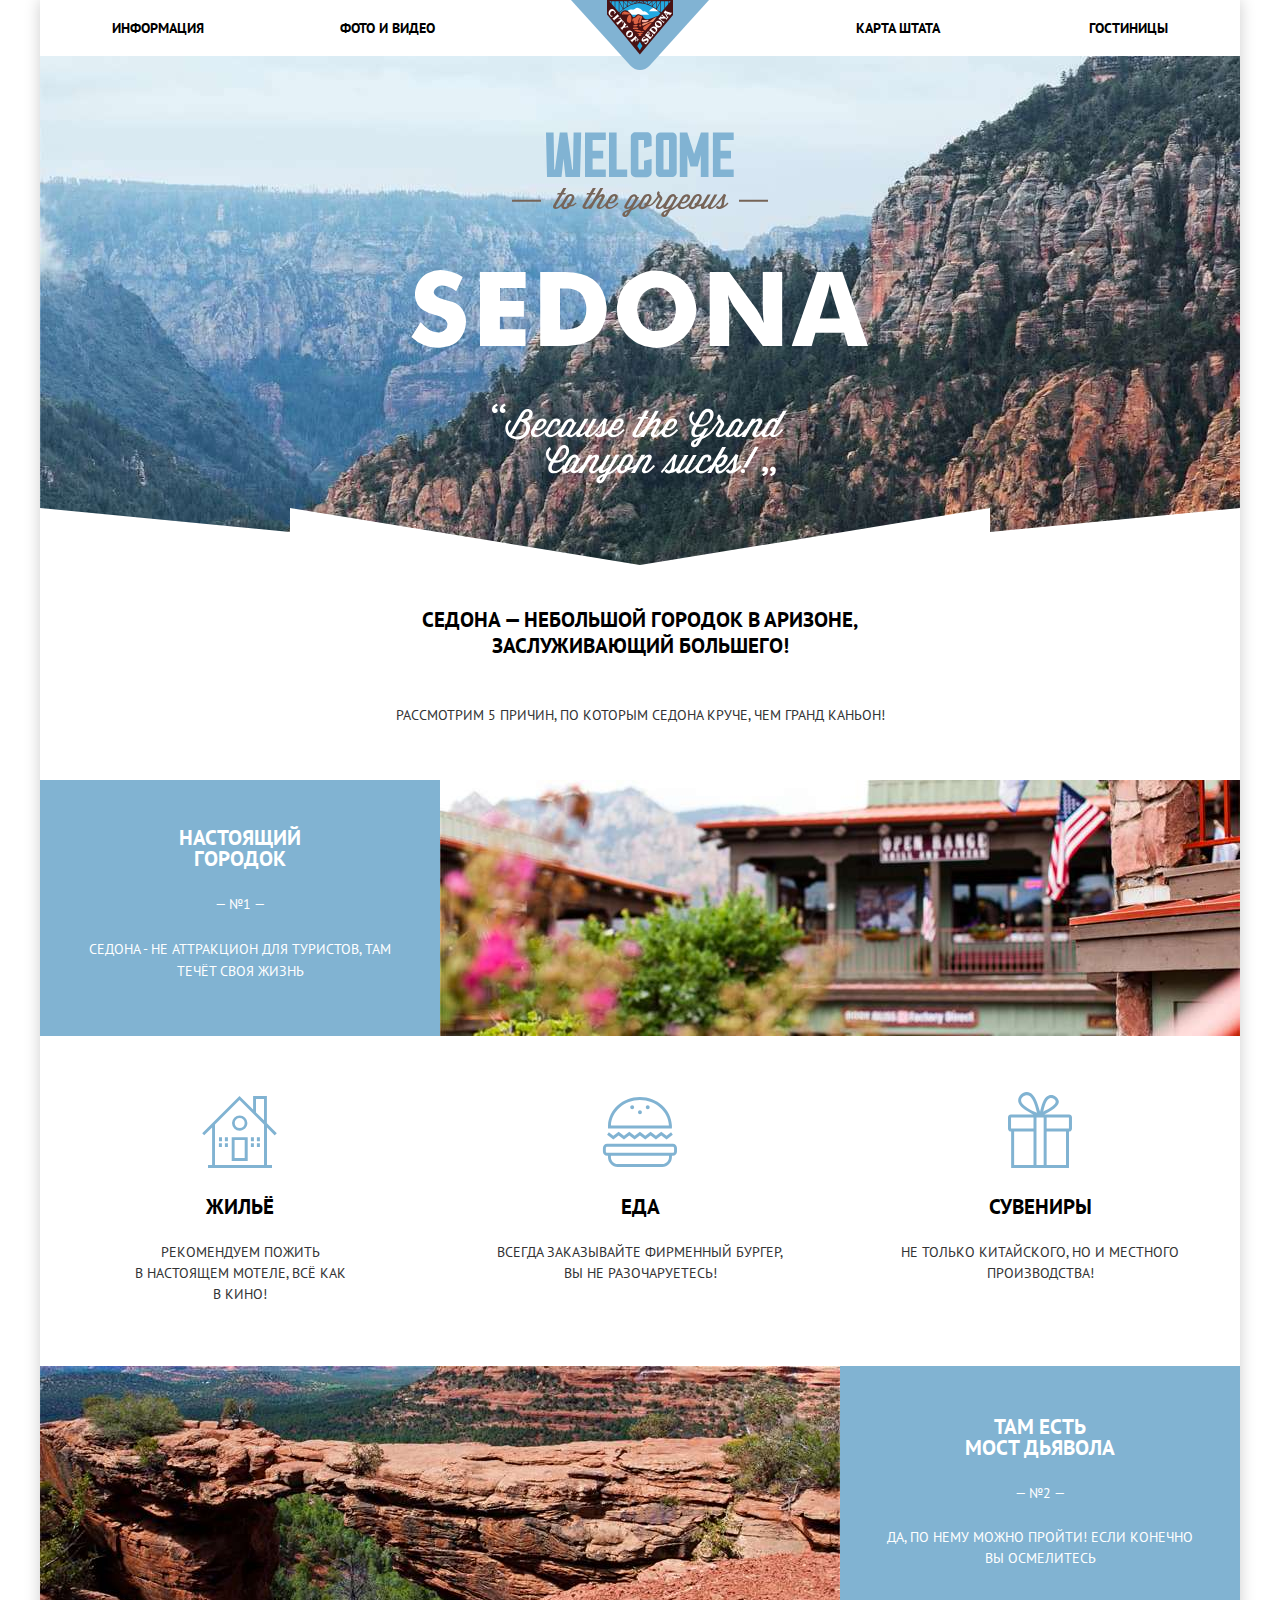
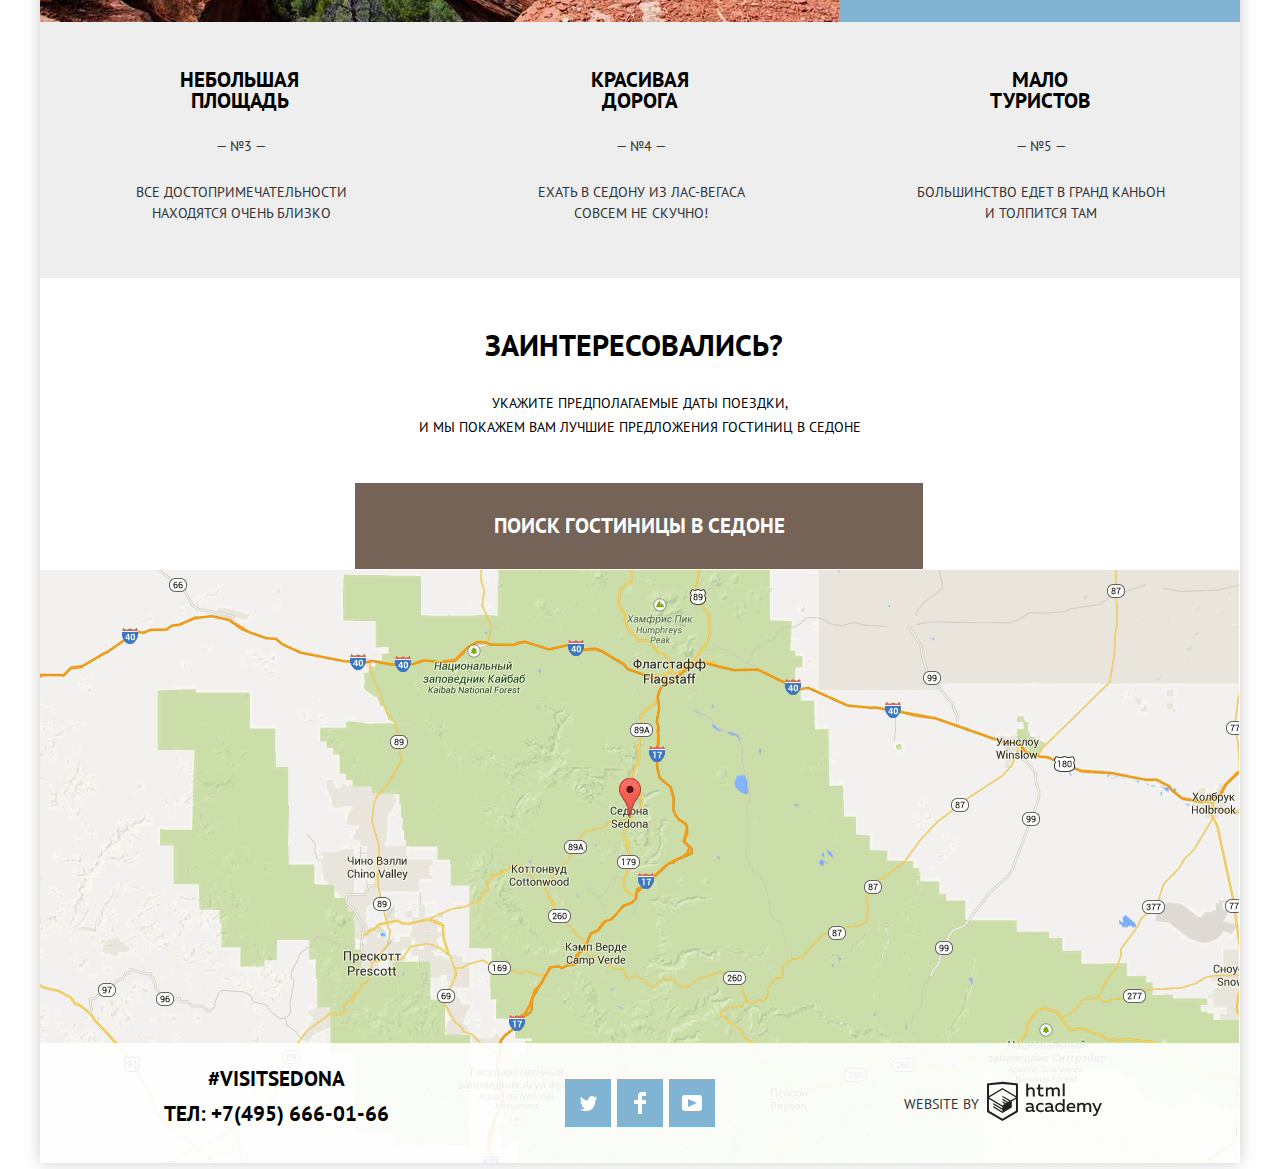
<file: index.html>
<!DOCTYPE html>
<html class="page" lang="ru">
<head>
  <meta charset="UTF-8">
  <title>Седона</title>
  <link rel="stylesheet" href="https://fonts.googleapis.com/css2?family=PT+Sans:wght@400;700&display=swap&subset=cyrillic,latin">
  <link href="css/normalize.css" rel="stylesheet">
  <link href="css/css-min.css" rel="stylesheet">
  <link rel="icon" href="favicon.ico">
  <link rel="icon" href="favicon/icon.svg" type="image/svg+xml">
  <link rel="apple-touch-icon" sizes="180x180" href="favicon/apple.png">
  <link rel="icon" type="image/png" sizes="32x32" href="favicon/favicon-32x32.png">
  <link rel="icon" type="image/png" sizes="16x16" href="favicon/favicon-16x16.png">
  <link rel="manifest" href="manifest.webmanifest">
  <link rel="mask-icon" href="favicon/safari-pinned-tab.svg" color="#5bbad5">
  <meta name="msapplication-TileColor" content="#da532c">
  <meta name="theme-color" content="#ffffff">
</head>

<body class="page-body">
    <div class="site-wrapper">
        <header class="main-header">
            <nav class="main-navigation">
                <a>
                    <img class="logo" src="img/mini-logo.svg" width="138" height="70" alt="Логотип сайта городка Седона">
                </a>
                <ul class="site-navigation">
                    <li class="site-navigation-link left"><a href="blank.html">Информация</a></li>
                    <li class="site-navigation-link left"><a href="blank.html">Фото и видео</a></li>
                    <li class="site-navigation-link right"><a href="blank.html">Карта штата</a></li>
                    <li class="site-navigation-link right"><a class="hotel" href="catalog.html">Гостиницы</a></li>
                </ul>
            </nav>
        </header>

        <main class="container main-conteiner">
            <h1 class="visually-hidden">Описание Седоны</h1>

            <div class="main-header-logo">
                <img src="img/welcome.svg" width="458" height="352" alt="Логотип городка Седона">
            </div>

            <section class="main-content">
                <h2 class="visually-hidden">Слоган города</h2>
                <p class="slogan">Седона&nbsp;&mdash; небольшой городок в&nbsp;Аризоне,<br>заслуживающий большего!</p>
                <p class="slogan-causes">Рассмотрим 5&nbsp;причин, по&nbsp;которым Седона круче, чем гранд каньон!</p>
                <h3 class="visually-hidden">Список причин крутости</h3>

                <div class="grid-container">
                    <ul>
                        <li class="causes-item causes-columns-first">
                            <div class="causes-first">
                                <div class="causes-column-attraction">
                                    <h4 class="causes-subtitle-white">Настоящий<br>городок</h4>
                                    <span>&mdash;&nbsp;&#8470;1 &mdash;</span>
                                    <p>Седона - не&nbsp;аттракцион для туристов, там<br>течёт своя жизнь</p>
                                </div>
                            </div>
                        </li>
                    </ul>

                    <ul class="causes-item-list">
                        <li class="home">
                            <h4>Жильё</h4>
                            <p>Рекомендуем пожить в&nbsp;настоящем мотеле, всё как в&nbsp;кино!</p>
                        </li>
                        <li class="food">
                            <h4>Еда</h4>
                            <p>Всегда заказывайте фирменный бургер, вы&nbsp;не&nbsp;разочаруетесь!</p>
                        </li>
                        <li class="souvenirs">
                            <h4>Сувениры</h4>
                            <p>Не&nbsp;только китайского, но&nbsp;и&nbsp;местного производства!</p>
                        </li>
                    </ul>

                    <ul>
                        <li class="causes-item causes-columns-second">
                            <div class="causes-second">
                                <div class="causes-column-bridg">
                                    <h4 class="causes-subtitle-white">Там есть<br>мост дьявола</h4>
                                    <span>&mdash;&nbsp;&#8470;2 &mdash;</span>
                                    <p>Да, по&nbsp;нему можно пройти! Если конечно вы&nbsp;осмелитесь</p>
                                </div>
                            </div>
                        </li>
                    </ul>

                    <ul class="causes-columns-third">
                        <li class="causes-item">
                            <h4 class="causes-subtitle">Небольшая площадь</h4>
                            <p>&mdash;&nbsp;&#8470;3 &mdash;</p>
                            <p>Все достопримечательности находятся очень близко</p>
                        </li>

                        <li class="causes-item">
                            <h4 class="causes-subtitle">Красивая дорога</h4>
                            <p>&mdash;&nbsp;&#8470;4 &mdash;</p>
                            <p>Ехать в&nbsp;седону из&nbsp;лас-вегаса совсем не&nbsp;скучно!</p>
                        </li>

                        <li class="causes-item">
                            <h4 class="causes-subtitle">Мало туристов</h4>
                            <p>&mdash;&nbsp;&#8470;5 &mdash;</p>
                            <p>Большинство едет в&nbsp;гранд каньон и&nbsp;толпится там</p>
                        </li>
                    </ul>
                </div>
            </section>

            <section class="search">
                <h3 class="visually-hidden">Поиск гостиницы в&nbsp;Седоне</h3>
                <div class="search-head-info">
                    <h2 class="search-head">Заинтересовались?</h2>
                    <p class="search-info">Укажите предполагаемые даты поездки,<br>и&nbsp;мы&nbsp;покажем вам лучшие предложения гостиниц в&nbsp;Седоне</p>
                    <button class="search-button" type="button">Поиск гостиницы в&nbsp;Седоне</button>
                </div>

                <article class="modal">
                    <h3 class="visually-hidden">Форма поиска</h3>

                    <form class="search-form" action="https://echo.htmlacademy.ru" method="post">
                        <p class="search-item">
                            <label for="arrival-date">Дата заезда:</label>
                            <input class="input-form first" id="arrival-date" type="text" name="arrival-date" placeholder="24 Апреля 2017">
                            <button class="calendar" type="button" aria-label="Календарь">
                                <svg class="calendar-svg" width="21" height="23" viewBox="0 0 21 23" fill="none" xmlns="http://www.w3.org/2000/svg">
                                    <path fill-rule="evenodd" clip-rule="evenodd" d="M16.406 3.02498H19.251C20.217 3.02498 21 3.84698 21 4.86198V21.164C21 22.179 20.217 23 19.251 23H1.75C0.784 23 0 22.179 0 21.164V4.86198C0 3.84698 0.784 3.02498 1.75 3.02498H4.593V1.64798C4.593 1.26698 4.887 0.958984 5.25 0.958984C5.612 0.958984 5.906 1.26698 5.906 1.64798V3.02498H9.844V1.64798C9.844 1.26698 10.138 0.958984 10.501 0.958984C10.862 0.958984 11.156 1.26698 11.156 1.64798V3.02498H15.094V1.64798C15.094 1.26698 15.387 0.958984 15.75 0.958984C16.112 0.958984 16.406 1.26698 16.406 1.64798V3.02498ZM19.5646 21.484C19.6466 21.3979 19.691 21.2828 19.688 21.164H19.689V4.86198C19.689 4.60898 19.493 4.40298 19.252 4.40298H16.407V5.78098C16.407 6.16198 16.113 6.46998 15.751 6.46998C15.388 6.46998 15.095 6.16198 15.095 5.78098V4.40298H11.157V5.78098C11.157 6.16198 10.863 6.46998 10.502 6.46998C10.139 6.46998 9.845 6.16198 9.845 5.78098V4.40298H5.907V5.78098C5.907 6.16198 5.613 6.46998 5.251 6.46998C4.888 6.46998 4.594 6.16198 4.594 5.78098V4.40298H1.75C1.50263 4.40953 1.30696 4.61458 1.312 4.86198V21.164C1.30696 21.4114 1.50263 21.6164 1.75 21.623H19.251C19.3698 21.6201 19.4826 21.5701 19.5646 21.484Z" fill="#A9A9A9"/>
                                    <path fill-rule="evenodd" clip-rule="evenodd" d="M4.59399 9.2251H7.21899V11.2911H4.59399V9.2251ZM4.59399 12.6681H7.21899V14.7351H4.59399V12.6681ZM7.21899 16.1121H4.59399V18.1781H7.21899V16.1121ZM9.18799 16.1121H11.813V18.1781H9.18799V16.1121ZM11.813 12.6681H9.18799V14.7351H11.813V12.6681ZM9.18799 9.2251H11.813V11.2911H9.18799V9.2251ZM16.406 16.1121H13.781V18.1781H16.406V16.1121ZM13.781 12.6681H16.406V14.7351H13.781V12.6681ZM16.406 9.2251H13.781V11.2911H16.406V9.2251Z" fill="#A9A9A9"/>
                                </svg>
                            </button>
                        </p>

                        <p class="search-item">
                            <label for="departure-date">Дата выезда:</label>
                            <input class="input-form first" id="departure-date" type="text" name="departure-date" placeholder="4 июля 2017">
                            <button class="calendar" type="button" aria-label="Календарь">
                                <svg class="calendar-svg" width="21" height="23" viewBox="0 0 21 23" fill="none" xmlns="http://www.w3.org/2000/svg">
                                    <path fill-rule="evenodd" clip-rule="evenodd" d="M16.406 3.02498H19.251C20.217 3.02498 21 3.84698 21 4.86198V21.164C21 22.179 20.217 23 19.251 23H1.75C0.784 23 0 22.179 0 21.164V4.86198C0 3.84698 0.784 3.02498 1.75 3.02498H4.593V1.64798C4.593 1.26698 4.887 0.958984 5.25 0.958984C5.612 0.958984 5.906 1.26698 5.906 1.64798V3.02498H9.844V1.64798C9.844 1.26698 10.138 0.958984 10.501 0.958984C10.862 0.958984 11.156 1.26698 11.156 1.64798V3.02498H15.094V1.64798C15.094 1.26698 15.387 0.958984 15.75 0.958984C16.112 0.958984 16.406 1.26698 16.406 1.64798V3.02498ZM19.5646 21.484C19.6466 21.3979 19.691 21.2828 19.688 21.164H19.689V4.86198C19.689 4.60898 19.493 4.40298 19.252 4.40298H16.407V5.78098C16.407 6.16198 16.113 6.46998 15.751 6.46998C15.388 6.46998 15.095 6.16198 15.095 5.78098V4.40298H11.157V5.78098C11.157 6.16198 10.863 6.46998 10.502 6.46998C10.139 6.46998 9.845 6.16198 9.845 5.78098V4.40298H5.907V5.78098C5.907 6.16198 5.613 6.46998 5.251 6.46998C4.888 6.46998 4.594 6.16198 4.594 5.78098V4.40298H1.75C1.50263 4.40953 1.30696 4.61458 1.312 4.86198V21.164C1.30696 21.4114 1.50263 21.6164 1.75 21.623H19.251C19.3698 21.6201 19.4826 21.5701 19.5646 21.484Z" fill="#A9A9A9"/>
                                    <path fill-rule="evenodd" clip-rule="evenodd" d="M4.59399 9.2251H7.21899V11.2911H4.59399V9.2251ZM4.59399 12.6681H7.21899V14.7351H4.59399V12.6681ZM7.21899 16.1121H4.59399V18.1781H7.21899V16.1121ZM9.18799 16.1121H11.813V18.1781H9.18799V16.1121ZM11.813 12.6681H9.18799V14.7351H11.813V12.6681ZM9.18799 9.2251H11.813V11.2911H9.18799V9.2251ZM16.406 16.1121H13.781V18.1781H16.406V16.1121ZM13.781 12.6681H16.406V14.7351H13.781V12.6681ZM16.406 9.2251H13.781V11.2911H16.406V9.2251Z" fill="#A9A9A9"/>
                                </svg>
                            </button>
                        </p>

                        <p class="search-item humans">
                            <span class="humans-container adult">
                                <label for="adult">Взрослые:</label>
                                <button type="button" class="adult-less">-</button>
                                <input class="input-form second" id="adult" type="text" name="adult" value="2">
                                <button type="button" class="adult-more">+</button>
                            </span>
                            <span class="humans-container children">
                                <label for="children">Дети:</label>
                                <button type="button" class="children-less">-</button>
                                <input class="input-form second" id="children" type="text" name="children" value="0">
                                <button type="button" class="children-more">+</button>
                            </span>
                        </p>

                        <button class="find-button" type="submit">Найти</button>
                    </form>
                </article>
            </section>

            <section class="location">
                <h2 class="visually-hidden">Седона на карте</h2>
                <div class="map">
                    <a aria-label="Местоположение Седоны на карте. Аризона 86336, США" href="https://www.google.com/maps/place/%D0%A1%D0%B5%D0%B4%D0%BE%D0%BD%D0%B0,+%D0%90%D1%80%D0%B8%D0%B7%D0%BE%D0%BD%D0%B0+86336,+%D0%A1%D0%A8%D0%90/@34.826273,-111.762822,9z/data=!4m5!3m4!1s0x872da132f942b00d:0x5548c523fa6c8efd!8m2!3d34.8697395!4d-111.7609896?hl=ru"></a>
                    <iframe src="https://www.google.com/maps/embed?pb=!1m14!1m8!1m3!1d836458.4921625111!2d-111.80542279567038!3d35.0213218636943!3m2!1i1024!2i768!4f13.1!3m3!1m2!1s0x872da132f942b00d%3A0x5548c523fa6c8efd!2z0KHQtdC00L7QvdCwLCDQkNGA0LjQt9C-0L3QsCA4NjMzNiwg0KHQqNCQ!5e0!3m2!1sru!2sua!4v1613639840697!5m2!1sru!2sua" width="1199" height="594" allowfullscreen title="Седона на карте"></iframe>
                </div>
            </section>

        </main>

        <footer class="main-footer index">
            <div class="container">
                <section class="footer-contacts">
                    <h3 class="visually-hidden">Контактная информация</h3>
                    <div class="footer-visit">
                        <span>#visitSEDONA</span>
                        <p><a class="footer-phone" href="tel:+74956660166">ТЕЛ: +7(495) 666-01-66</a></p>
                    </div>
                </section>

                <section class="footer-social">
                    <h3 class="visually-hidden">Мы в соцсетях</h3>
                    <div>
                        <a class="social-button" href="#">
                            <span class="visually-hidden">Логотип Твиттер</span>
                            <svg aria-hidden="true" focusable="false" width="17" height="16" fill="none" xmlns="http://www.w3.org/2000/svg"><path d="M11 1.1c1.6-.5 3 .3 3.5 1.2l2-.7c0 .7-.3 1.3-.8 1.8.7.2 1.3-.5 1.3-.5a3 3 0 01-1.6 2c-.2 6.8-3.2 11.2-10 11.1h-.5c-.4 0-4.2-.5-4.9-1.9 2.3.2 3.9-.4 4.7-1.2-1-.3-2.7-.4-3-3 .4.2.6.3 1.2.2C1.7 9.2.4 8.5.4 6.3c.3.4 1.1.6 1.4.5-.7-.2-2-3.4-1-5 2 1.9 3.8 3.7 7.2 3.8.3-2.3 1.2-3.8 3-4.5z" fill="#fff"/></svg>
                        </a>
                    </div>

                    <div>
                        <a class="social-button" href="#">
                            <span class="visually-hidden">Логотип Фейсбук</span>
                            <svg aria-hidden="true" focusable="false" width="12" height="22" fill="none" xmlns="http://www.w3.org/2000/svg"><path d="M12 4V0H8a4 4 0 00-4 4v4H0v4h4v10h4V12h4V8H8V4h4z" fill="#fff"/></svg>
                        </a>
                    </div>

                    <div>
                        <a class="social-button" href="#">
                            <span class="visually-hidden">Логотип Ютуб</span>
                            <svg aria-hidden="true" focusable="false" width="20" height="16" fill="none" xmlns="http://www.w3.org/2000/svg"><path fill-rule="evenodd" clip-rule="evenodd" d="M3 0h14a3 3 0 013 3v10a3 3 0 01-3 3H3a3 3 0 01-3-3V3a3 3 0 013-3zm3 4v8l9-4-9-4z" fill="#fff"/></svg>
                        </a>
                    </div>
                </section>

                <p class="footer-copyright">
                    Website&nbsp;by
                    <a class="footer-button copyright" href="https://htmlacademy.ru/intensive/htmlcss">
                        <svg id="Layer_1" data-name="Layer 1" xmlns="http://www.w3.org/2000/svg" width="115" height="41" viewBox="0 0 108.08 36.85">
                            <path d="M44.61,26.88a2,2,0,0,0,.55-0.1v1.33a3.25,3.25,0,0,1-1.18.21,1.67,1.67,0,0,1-1.67-1,4.84,4.84,0,0,1-3.14,1.08c-1.51,0-2.91-.83-2.91-2.55,0-2.13,2-2.79,3.71-2.79a11.08,11.08,0,0,1,2.17.25v-0.3c0-1-.76-1.77-2.19-1.77a7.42,7.42,0,0,0-3,.64v-1.7a10.21,10.21,0,0,1,3.19-.55c2.36,0,3.81,1.12,3.81,3.65v3a0.54,0.54,0,0,0,.49.59h0.17Zm-6.44-1.13A1.35,1.35,0,0,0,39.63,27h0.11a3.39,3.39,0,0,0,2.41-1V24.58a9.72,9.72,0,0,0-1.81-.21c-1,0-2.16.33-2.16,1.38h0Zm12.36-6.11a5,5,0,0,1,2.57.64V22a4.08,4.08,0,0,0-2.3-.7,2.75,2.75,0,1,0,0,5.49,5,5,0,0,0,2.43-.64v1.71a6.27,6.27,0,0,1-2.76.57A4.21,4.21,0,0,1,46,24.51q0-.21,0-0.41a4.32,4.32,0,0,1,4.18-4.46h0.38Zm12.17,7.24a2,2,0,0,0,.55-0.1v1.33a3.25,3.25,0,0,1-1.18.21,1.67,1.67,0,0,1-1.67-1,4.84,4.84,0,0,1-3.14,1.08c-1.51,0-2.91-.83-2.91-2.55,0-2.13,2-2.79,3.71-2.79a11.08,11.08,0,0,1,2.17.25v-0.3c0-1-.76-1.77-2.19-1.77a7.42,7.42,0,0,0-3,.64v-1.7a10.21,10.21,0,0,1,3.19-.55c2.36,0,3.81,1.12,3.81,3.65v3a0.54,0.54,0,0,0,.49.59h0.17Zm-6.44-1.13A1.35,1.35,0,0,0,57.73,27h0.11a3.39,3.39,0,0,0,2.41-1V24.58a9.72,9.72,0,0,0-1.81-.21c-1.06,0-2.16.33-2.16,1.38h0ZM73,16V28.2H71.35V26.88a3.88,3.88,0,0,1-3.19,1.54,4.4,4.4,0,0,1,0-8.78,3.81,3.81,0,0,1,3,1.3V16H73Zm-4.53,5.22a2.76,2.76,0,1,0,0,5.52A2.86,2.86,0,0,0,71.15,25V23A2.91,2.91,0,0,0,68.49,21.27ZM79,19.64c3.31,0,4.46,2.68,3.92,5.09H76.7c0.21,1.5,1.67,2.11,3.19,2.11a6.11,6.11,0,0,0,2.64-.59v1.6a7.14,7.14,0,0,1-3,.57C77,28.42,74.78,27,74.78,24a4.18,4.18,0,0,1,4-4.39H79Zm0.09,1.54a2.28,2.28,0,0,0-2.44,2.1v0.06H81.3A2,2,0,0,0,79.13,21.18Zm5.73,7V19.87h1.65v1a3.81,3.81,0,0,1,2.78-1.27A2.86,2.86,0,0,1,91.89,21a4.12,4.12,0,0,1,2.91-1.33A3.06,3.06,0,0,1,98,23V28.2h-1.9V23.05a1.59,1.59,0,0,0-1.42-1.75H94.42a2.8,2.8,0,0,0-2.07,1.12V28.2h-1.9V23.05A1.59,1.59,0,0,0,89,21.31H88.8a3,3,0,0,0-2.21,1.29v5.63H84.86Zm21.31-8.33h1.9l-3.91,9.46c-0.9,2.17-2.09,2.86-3.35,2.86a4.76,4.76,0,0,1-1.1-.14V30.46a2.86,2.86,0,0,0,.85.12c0.9,0,1.58-.64,2.07-1.9l0.17-.42-4-8.4h2l2.86,6.29ZM38.73,1.46V6.22a3.81,3.81,0,0,1,2.7-1.14,3.25,3.25,0,0,1,3.44,3.4v5.15H43V8.72a1.81,1.81,0,0,0-1.61-2h-0.3a2.93,2.93,0,0,0-2.32,1.39v5.52h-1.9V1.46h1.9ZM49.94,2.31v3h3V6.91h-3v3.81c0,1.1.5,1.46,1.58,1.46a4.49,4.49,0,0,0,1.69-.33v1.6A6.8,6.8,0,0,1,51,13.8a2.55,2.55,0,0,1-2.86-2.74V6.89H46.58V5.26h1.5V2.74Zm5.4,11.31V5.28H57v1A3.81,3.81,0,0,1,59.77,5a2.86,2.86,0,0,1,2.6,1.33A4.12,4.12,0,0,1,65.28,5,3.06,3.06,0,0,1,68.44,8.4v5.21h-1.9V8.46a1.59,1.59,0,0,0-1.42-1.75H64.89a2.8,2.8,0,0,0-2.07,1.12v5.78h-1.9V8.46A1.59,1.59,0,0,0,59.5,6.71H59.27A3,3,0,0,0,57.06,8v5.63H55.34ZM71.17,1.45H73V13.6H71.17V1.45ZM14.71,0H14.55L0,1.54V28.21l14.55,8.66,14.55-8.66V1.54Zm12.5,27.1L14.55,34.64,1.9,27.12V16.18l12.59,7.5V25L5.86,19.9v1.31l8.68,5.21v1.39L5.87,22.65V24l8.68,5.21,8.75-5.24V18.31L27.2,16V27.12Zm0-12.53-3.48,2-1.6,1L14.51,13v1.31L21,18.23H21l-0.14.09-1,.54-5.37-3.2V17l4.24,2.52-1,.67-3.2-1.9v1.31l2.1,1.24L14.5,22.1,2,14.65,14.51,7.11Zm0-1.32L14.49,5.76,1.91,13.25v-10L14.56,1.92,27.21,3.25v10h0Z" transform="translate(0 -0.02)" fill="#231f20" />
                        </svg>
                    </a>
                </p>
            </div>
        </footer>
    </div>

    <script src="js/script-min.js"></script>
</body>
</html>
</file>
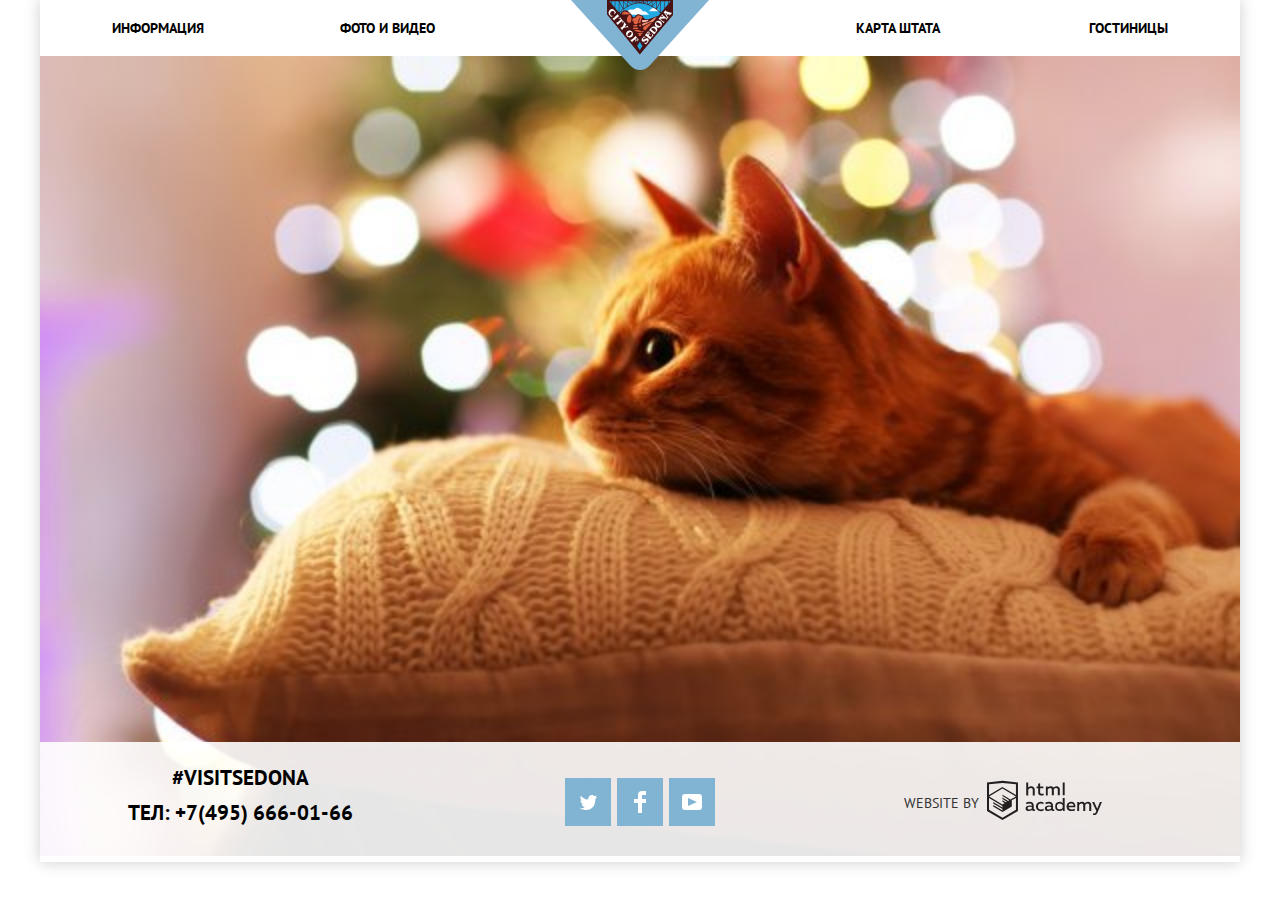
<file: blank.html>
<!DOCTYPE html>
<html class="page" lang="ru">
<head>
  <meta charset="UTF-8">
  <title>Седона</title>
  <link rel="stylesheet" href="https://fonts.googleapis.com/css2?family=PT+Sans:wght@400;700&display=swap&subset=cyrillic,latin">
  <link href="css/normalize.css" rel="stylesheet">
  <link href="css/style.css" rel="stylesheet">
  <link rel="icon" href="favicon.ico">
  <link rel="icon" href="favicon/icon.svg" type="image/svg+xml">
  <link rel="apple-touch-icon" sizes="180x180" href="favicon/apple.png">
  <link rel="icon" type="image/png" sizes="32x32" href="favicon/favicon-32x32.png">
  <link rel="icon" type="image/png" sizes="16x16" href="favicon/favicon-16x16.png">
  <link rel="manifest" href="manifest.webmanifest">
  <link rel="mask-icon" href="favicon/safari-pinned-tab.svg" color="#5bbad5">
  <meta name="msapplication-TileColor" content="#da532c">
  <meta name="theme-color" content="#ffffff">
</head>

<body class="page-body">
    <div class="site-wrapper">
    <header class="main-header">
        <nav class="main-navigation">
            <a href="index.html">
                <img class="logo" src="img/mini-logo.svg" width="138" height="70" alt="Логотип сайта городка Седона">
            </a>
            <ul class="site-navigation">
                <li class="site-navigation-link left"><a href="blank.html">Информация</a></li>
                <li class="site-navigation-link left"><a href="blank.html">Фото и видео</a></li>
                <li class="site-navigation-link right"><a href="blank.html">Карта штата</a></li>
                <li class="site-navigation-link right"><a class="hotel" href="catalog.html">Гостиницы</a></li>
            </ul>
        </nav>
    </header>

    <main>
            <img src="img/hello.jpg" width="1200" height="800" alt="Красивый котик думает о прекрасном">
    </main>

    <footer class="main-footer index">
        <div class="container">
        <section class="footer-contacts">
            <h3 class="visually-hidden">Контактная информация</h3>
                <span>#visitSEDONA</span>
                <p><a class="footer-phone" href="tel:+74956660166">ТЕЛ: +7(495) 666-01-66</a>
                </p>
        </section>

        <section class="footer-social">
            <h3 class="visually-hidden">Мы в соцсетях</h3>
            <div>
                <a class="social-button" href="#">
                    <span class="visually-hidden">Логотип Твиттер</span>
                    <svg aria-hidden="true" focusable="false" width="17" height="16" fill="none" xmlns="http://www.w3.org/2000/svg"><path d="M11 1.1c1.6-.5 3 .3 3.5 1.2l2-.7c0 .7-.3 1.3-.8 1.8.7.2 1.3-.5 1.3-.5a3 3 0 01-1.6 2c-.2 6.8-3.2 11.2-10 11.1h-.5c-.4 0-4.2-.5-4.9-1.9 2.3.2 3.9-.4 4.7-1.2-1-.3-2.7-.4-3-3 .4.2.6.3 1.2.2C1.7 9.2.4 8.5.4 6.3c.3.4 1.1.6 1.4.5-.7-.2-2-3.4-1-5 2 1.9 3.8 3.7 7.2 3.8.3-2.3 1.2-3.8 3-4.5z" fill="#fff"/></svg>
                </a>
            </div>

            <div>
                <a class="social-button" href="#">
                    <span class="visually-hidden">Логотип Фейсбук</span>
                    <svg aria-hidden="true" focusable="false" width="12" height="22" fill="none" xmlns="http://www.w3.org/2000/svg"><path d="M12 4V0H8a4 4 0 00-4 4v4H0v4h4v10h4V12h4V8H8V4h4z" fill="#fff"/></svg>
                </a>
            </div>

            <div>
                <a class="social-button" href="#">
                    <span class="visually-hidden">Логотип Ютуб</span>
                    <svg aria-hidden="true" focusable="false" width="20" height="16" fill="none" xmlns="http://www.w3.org/2000/svg"><path fill-rule="evenodd" clip-rule="evenodd" d="M3 0h14a3 3 0 013 3v10a3 3 0 01-3 3H3a3 3 0 01-3-3V3a3 3 0 013-3zm3 4v8l9-4-9-4z" fill="#fff"/></svg>
                </a>
            </div>
        </section>

            <p class="footer-copyright">
                Website&nbsp;by
                <a class="footer-button copyright" href="https://htmlacademy.ru/intensive/htmlcss">
                    <svg id="Layer_1" data-name="Layer 1" xmlns="http://www.w3.org/2000/svg" width="115" height="41"
              viewBox="0 0 108.08 36.85">
              <path d="M44.61,26.88a2,2,0,0,0,.55-0.1v1.33a3.25,3.25,0,0,1-1.18.21,1.67,1.67,0,0,1-1.67-1,4.84,4.84,0,0,1-3.14,1.08c-1.51,0-2.91-.83-2.91-2.55,0-2.13,2-2.79,3.71-2.79a11.08,11.08,0,0,1,2.17.25v-0.3c0-1-.76-1.77-2.19-1.77a7.42,7.42,0,0,0-3,.64v-1.7a10.21,10.21,0,0,1,3.19-.55c2.36,0,3.81,1.12,3.81,3.65v3a0.54,0.54,0,0,0,.49.59h0.17Zm-6.44-1.13A1.35,1.35,0,0,0,39.63,27h0.11a3.39,3.39,0,0,0,2.41-1V24.58a9.72,9.72,0,0,0-1.81-.21c-1,0-2.16.33-2.16,1.38h0Zm12.36-6.11a5,5,0,0,1,2.57.64V22a4.08,4.08,0,0,0-2.3-.7,2.75,2.75,0,1,0,0,5.49,5,5,0,0,0,2.43-.64v1.71a6.27,6.27,0,0,1-2.76.57A4.21,4.21,0,0,1,46,24.51q0-.21,0-0.41a4.32,4.32,0,0,1,4.18-4.46h0.38Zm12.17,7.24a2,2,0,0,0,.55-0.1v1.33a3.25,3.25,0,0,1-1.18.21,1.67,1.67,0,0,1-1.67-1,4.84,4.84,0,0,1-3.14,1.08c-1.51,0-2.91-.83-2.91-2.55,0-2.13,2-2.79,3.71-2.79a11.08,11.08,0,0,1,2.17.25v-0.3c0-1-.76-1.77-2.19-1.77a7.42,7.42,0,0,0-3,.64v-1.7a10.21,10.21,0,0,1,3.19-.55c2.36,0,3.81,1.12,3.81,3.65v3a0.54,0.54,0,0,0,.49.59h0.17Zm-6.44-1.13A1.35,1.35,0,0,0,57.73,27h0.11a3.39,3.39,0,0,0,2.41-1V24.58a9.72,9.72,0,0,0-1.81-.21c-1.06,0-2.16.33-2.16,1.38h0ZM73,16V28.2H71.35V26.88a3.88,3.88,0,0,1-3.19,1.54,4.4,4.4,0,0,1,0-8.78,3.81,3.81,0,0,1,3,1.3V16H73Zm-4.53,5.22a2.76,2.76,0,1,0,0,5.52A2.86,2.86,0,0,0,71.15,25V23A2.91,2.91,0,0,0,68.49,21.27ZM79,19.64c3.31,0,4.46,2.68,3.92,5.09H76.7c0.21,1.5,1.67,2.11,3.19,2.11a6.11,6.11,0,0,0,2.64-.59v1.6a7.14,7.14,0,0,1-3,.57C77,28.42,74.78,27,74.78,24a4.18,4.18,0,0,1,4-4.39H79Zm0.09,1.54a2.28,2.28,0,0,0-2.44,2.1v0.06H81.3A2,2,0,0,0,79.13,21.18Zm5.73,7V19.87h1.65v1a3.81,3.81,0,0,1,2.78-1.27A2.86,2.86,0,0,1,91.89,21a4.12,4.12,0,0,1,2.91-1.33A3.06,3.06,0,0,1,98,23V28.2h-1.9V23.05a1.59,1.59,0,0,0-1.42-1.75H94.42a2.8,2.8,0,0,0-2.07,1.12V28.2h-1.9V23.05A1.59,1.59,0,0,0,89,21.31H88.8a3,3,0,0,0-2.21,1.29v5.63H84.86Zm21.31-8.33h1.9l-3.91,9.46c-0.9,2.17-2.09,2.86-3.35,2.86a4.76,4.76,0,0,1-1.1-.14V30.46a2.86,2.86,0,0,0,.85.12c0.9,0,1.58-.64,2.07-1.9l0.17-.42-4-8.4h2l2.86,6.29ZM38.73,1.46V6.22a3.81,3.81,0,0,1,2.7-1.14,3.25,3.25,0,0,1,3.44,3.4v5.15H43V8.72a1.81,1.81,0,0,0-1.61-2h-0.3a2.93,2.93,0,0,0-2.32,1.39v5.52h-1.9V1.46h1.9ZM49.94,2.31v3h3V6.91h-3v3.81c0,1.1.5,1.46,1.58,1.46a4.49,4.49,0,0,0,1.69-.33v1.6A6.8,6.8,0,0,1,51,13.8a2.55,2.55,0,0,1-2.86-2.74V6.89H46.58V5.26h1.5V2.74Zm5.4,11.31V5.28H57v1A3.81,3.81,0,0,1,59.77,5a2.86,2.86,0,0,1,2.6,1.33A4.12,4.12,0,0,1,65.28,5,3.06,3.06,0,0,1,68.44,8.4v5.21h-1.9V8.46a1.59,1.59,0,0,0-1.42-1.75H64.89a2.8,2.8,0,0,0-2.07,1.12v5.78h-1.9V8.46A1.59,1.59,0,0,0,59.5,6.71H59.27A3,3,0,0,0,57.06,8v5.63H55.34ZM71.17,1.45H73V13.6H71.17V1.45ZM14.71,0H14.55L0,1.54V28.21l14.55,8.66,14.55-8.66V1.54Zm12.5,27.1L14.55,34.64,1.9,27.12V16.18l12.59,7.5V25L5.86,19.9v1.31l8.68,5.21v1.39L5.87,22.65V24l8.68,5.21,8.75-5.24V18.31L27.2,16V27.12Zm0-12.53-3.48,2-1.6,1L14.51,13v1.31L21,18.23H21l-0.14.09-1,.54-5.37-3.2V17l4.24,2.52-1,.67-3.2-1.9v1.31l2.1,1.24L14.5,22.1,2,14.65,14.51,7.11Zm0-1.32L14.49,5.76,1.91,13.25v-10L14.56,1.92,27.21,3.25v10h0Z"
                transform="translate(0 -0.02)" fill="#231f20" />
                    </svg>
                </a>
            </p>
        </div>
    </footer>
    </div>

</body>
</html>
</file>
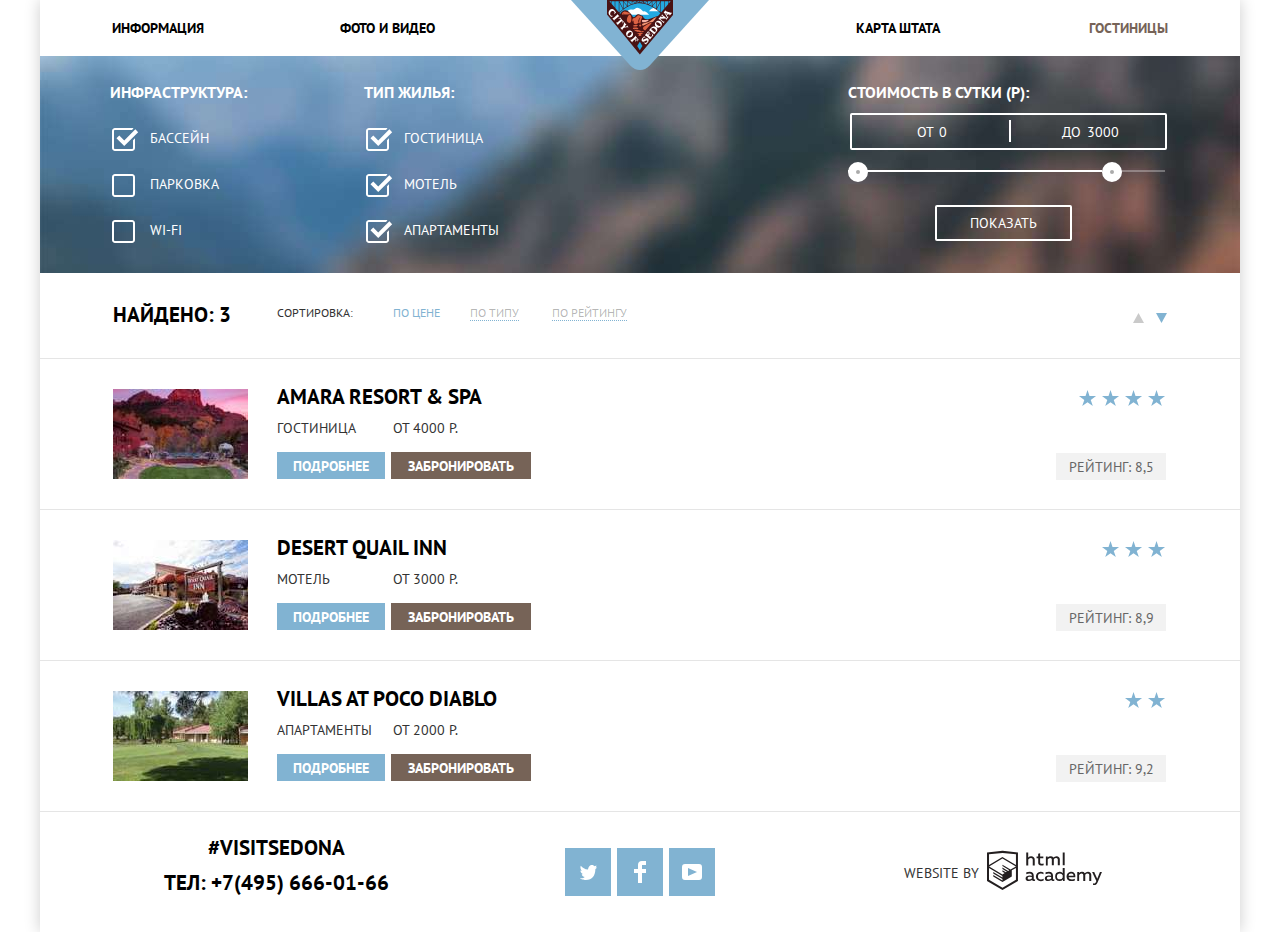
<file: catalog.html>
<!DOCTYPE html>
<html class="page" lang="ru">
<head>
  <meta charset="UTF-8">
  <title>Седона</title>
  <link rel="stylesheet" href="https://fonts.googleapis.com/css2?family=PT+Sans:wght@400;700&display=swap&subset=cyrillic,latin">
  <link href="css/normalize.css" rel="stylesheet">
  <link href="css/css-min.css" rel="stylesheet">
  <link rel="icon" href="favicon.ico">
  <link rel="icon" href="favicon/icon.svg" type="image/svg+xml">
  <link rel="apple-touch-icon" sizes="180x180" href="favicon/apple.png">
  <link rel="icon" type="image/png" sizes="32x32" href="favicon/favicon-32x32.png">
  <link rel="icon" type="image/png" sizes="16x16" href="favicon/favicon-16x16.png">
  <link rel="manifest" href="manifest.webmanifest">
  <link rel="mask-icon" href="favicon/safari-pinned-tab.svg" color="#5bbad5">
  <meta name="msapplication-TileColor" content="#da532c">
  <meta name="theme-color" content="#ffffff">
</head>

<body class="page-body">
    <div class="site-wrapper">
        <header class="main-header">
            <nav class="main-navigation">
                <a href="index.html">
                    <img class="logo" src="img/mini-logo.svg" width="138" height="70" alt="Логотип сайта городка Седона">
                </a>
                <ul class="site-navigation">
                    <li class="site-navigation-link left"><a href="blank.html">Информация</a></li>
                    <li class="site-navigation-link left"><a href="blank.html">Фото и видео</a></li>
                    <li class="site-navigation-link right"><a href="blank.html">Карта штата</a></li>
                    <li class="site-navigation-link right"><a>Гостиницы</a></li>
                </ul>
            </nav>
        </header>

        <main class="container catalog-container">

            <div class="main-header-logo-catalog">
                <section class="filters">
                    <h2 class="visually-hidden">Фильтр жилья</h2>
                    <form class="filter" method="get" action="https://echo.htmlacademy.ru">
                        <fieldset class="infrastructure">
                            <legend class="filter-subtitle">Инфраструктура:</legend>
                            <ul class="filter-subtitle-list">
                                <li class="filter-subtitle-item">
                                    <input class="input-checkbox" type="checkbox" name="pool" id="filter-pool" checked>
                                    <label for="filter-pool">Бассейн</label>
                                </li>
                                <li class="filter-subtitle-item">
                                    <input class="input-checkbox" type="checkbox" name="parking" id="filter-parking">
                                    <label for="filter-parking">Парковка</label>
                                </li>
                                <li class="filter-subtitle-item">
                                    <input class="input-checkbox" type="checkbox" name="wi-fi" id="filter-wi-fi">
                                    <label for="filter-wi-fi">Wi-Fi</label>
                                </li>
                             </ul>
                        </fieldset>

                        <fieldset class="housing">
                            <legend class="filter-subtitle">Тип жилья:</legend>
                            <ul class="filter-subtitle-list">
                                <li class="filter-subtitle-item">
                                    <input class="input-checkbox" type="checkbox" name="hotel" id="filter-hotel" checked>
                                    <label for="filter-hotel">Гостиница</label>
                                </li>
                                <li class="filter-subtitle-item">
                                    <input class="input-checkbox" type="checkbox" name="motel" id="filter-motel" checked>
                                    <label for="filter-motel">Мотель</label>
                                </li>
                                <li class="filter-subtitle-item">
                                    <input class="input-checkbox" type="checkbox" name="apartments" id="filter-apartments" checked>
                                    <label for="filter-apartments">Апартаменты</label>
                                </li>
                            </ul>
                        </fieldset>

                        <fieldset class="price">
                            <legend>Стоимость в&nbsp;сутки (р):</legend>
                            <div class="range-filter">
                                <div class="price-controls">
                                    <label class="min-price" for="min-price">
                                    от <input type="number" name="min-price" value="0" id="min-price" disabled>
                                    </label>
                                    <label class="max-price" for="max-price">
                                    до <input type="number" name="max-price" value="3000" id="max-price" disabled>
                                    </label>
                                </div>


                                <div class="range-controls">
                                    <div class="scale">
                                        <div class="bar" style="
                                        width: 80%;
                                        margin-left: 0;">
                                        </div>
                                    </div>
                                    <div class="toggle toggle-min" tabindex="0" style="left: 0"></div>
                                    <div class="toggle toggle-max" tabindex="0" style="left: 80%"></div>
                                </div>
                            </div>

                            <button class="btn" type="submit" aria-label="Показать список доступного жилья">Показать</button>

                        </fieldset>

                    </form>
                </section>
            </div>

            <section class="result-container">
                <h2 class="visually-hidden">Результаты поиска</h2>

                <div class="result-block">
                    <span class="outcome">Найдено: 3</span>
                    <div class="result-sort">
                        <span class="result-item">Сортировка:</span>
                        <ul class="result-list">
                            <li><a class="result-item-list-price current">По&nbsp;цене</a></li>
                            <li><a class="result-item-list-type" href="#">По&nbsp;типу</a></li>
                            <li><a class="result-item-list-rating" href="#">По&nbsp;рейтингу</a></li>
                        </ul>
                    </div>

                    <div class="sorting">
                        <a class="sorting-icon" href="#" aria-label="Сортировка по возрастанию">
                            <svg width="11" height="10" fill="none" xmlns="http://www.w3.org/2000/svg">
                                <path d="M5.5 0L0 10h11L5.5 0z" fill="#CACACA"/>
                            </svg>
                        </a>

                        <a class="sorting-icon current" aria-label="Сортировка по убыванию">
                            <svg width="11" height="10" viewBox="0 0 11 10" fill="none" xmlns="http://www.w3.org/2000/svg">
                                <path d="M5.5 10L0 0H11" fill="#CACACA"/>
                            </svg>
                        </a>
                    </div>
                </div>

            </section>
            <article class="found">
                <h2 class="visually-hidden">Результаты поиска</h2>
                <ul class="found-list">
                    <!--первая лишка-->
                    <li class="found-item">
                        <img class="found-item-image" src="img/hotels/layerfirst.jpg" width="135" height="90" alt="Гостиница Amara Resort & Spa">

                        <div class="found-main">
                            <a href="blank.html" class="found-item-house">Amara Resort &amp;&nbsp;Spa</a>

                            <div class="found-item-price">
                                <p>Гостиница</p>
                                <p>от&nbsp;4000&nbsp;р.</p>
                            </div>

                            <div class="choice">
                                <a class="details" href="blank.html">Подробнее</a>
                                <a class="reserve" href="blank.html">Забронировать</a>
                            </div>
                        </div>

                        <div class="hotel-rating">
                            <h2 class="visually-hidden">Рейтинг</h2>
                            <p class="hotel-stars">
                                <img src="img/icons/star.svg" alt="Одна звезда" width="18" height="17">
                                <img src="img/icons/star.svg" alt="Одна звезда" width="18" height="17">
                                <img src="img/icons/star.svg" alt="Одна звезда" width="18" height="17">
                                <img src="img/icons/star.svg" alt="Одна звезда" width="18" height="17">
                            </p>
                            <span class="found-item-rating">Рейтинг: 8,5</span>
                        </div>
                    </li>

                    <!--вторая лишка-->
                    <li class="found-item">
                        <img class="found-item-image" src="img/hotels/layersecond.jpg" width="135" height="90" alt="Мотель Desert Quail Inn">

                        <div class="found-main">
                            <a href="blank.html" class="found-item-house">Desert Quail Inn</a>

                            <div class="found-item-price">
                                <p>Мотель</p>
                                <p>от&nbsp;3000&nbsp;р.</p>
                            </div>

                            <div class="choice">
                                <a class="details" href="blank.html">Подробнее</a>
                                <a class="reserve" href="blank.html">Забронировать</a>
                            </div>
                        </div>

                        <div class="hotel-rating">
                            <h2 class="visually-hidden">Рейтинг</h2>
                            <p class="hotel-stars">
                                <img src="img/icons/star.svg" alt="Одна звезда" width="18" height="17">
                                <img src="img/icons/star.svg" alt="Одна звезда" width="18" height="17">
                                <img src="img/icons/star.svg" alt="Одна звезда" width="18" height="17">
                            </p>
                            <span class="found-item-rating">Рейтинг: 8,9</span>
                        </div>
                    </li>

                    <!--третья лишка-->
                    <li class="found-item">
                        <img class="found-item-image" src="img/hotels/layerthird.jpg" width="135" height="90" alt="Апартаменты Villas at Poco Diablo">

                        <div class="found-main">
                            <a href="blank.html" class="found-item-house">Villas at&nbsp;Poco Diablo</a>

                            <div class="found-item-price">
                                <p>Апартаменты</p>
                                <p>от&nbsp;2000&nbsp;р.</p>
                            </div>

                            <div class="choice">
                                <a class="details" href="blank.html">Подробнее</a>
                                <a class="reserve" href="blank.html">Забронировать</a>
                            </div>
                        </div>

                        <div class="hotel-rating">
                            <h2 class="visually-hidden">Рейтинг</h2>
                            <p class="hotel-stars">
                                <img src="img/icons/star.svg" alt="Одна звезда" width="18" height="17">
                                <img src="img/icons/star.svg" alt="Одна звезда" width="18" height="17">
                            </p>
                            <span class="found-item-rating">Рейтинг: 9,2</span>
                        </div>
                    </li>
                </ul>
            </article>
        </main>

        <footer class="main-footer">
            <div class="container">
                <section class="footer-contacts">
                    <h3 class="visually-hidden">Контактная информация</h3>
                    <div class="footer-visit">
                        <span>#visitSEDONA</span>
                        <p><a class="footer-phone" href="tel:+74956660166">ТЕЛ: +7(495) 666-01-66</a></p>
                    </div>
                </section>

                <section class="footer-social">
                    <h3 class="visually-hidden">Мы в соцсетях</h3>
                    <div>
                        <a class="social-button" href="blank.html">
                            <span class="visually-hidden">Твиттер</span>
                            <svg width="17" height="16" fill="none" xmlns="http://www.w3.org/2000/svg"><path d="M11 1.1c1.6-.5 3 .3 3.5 1.2l2-.7c0 .7-.3 1.3-.8 1.8.7.2 1.3-.5 1.3-.5a3 3 0 01-1.6 2c-.2 6.8-3.2 11.2-10 11.1h-.5c-.4 0-4.2-.5-4.9-1.9 2.3.2 3.9-.4 4.7-1.2-1-.3-2.7-.4-3-3 .4.2.6.3 1.2.2C1.7 9.2.4 8.5.4 6.3c.3.4 1.1.6 1.4.5-.7-.2-2-3.4-1-5 2 1.9 3.8 3.7 7.2 3.8.3-2.3 1.2-3.8 3-4.5z" fill="#fff"/></svg>
                        </a>
                    </div>

                    <div>
                        <a class="social-button" href="blank.html">
                            <span class="visually-hidden">Фейсбук</span>
                            <svg width="12" height="22" fill="none" xmlns="http://www.w3.org/2000/svg"><path d="M12 4V0H8a4 4 0 00-4 4v4H0v4h4v10h4V12h4V8H8V4h4z" fill="#fff"/></svg>
                        </a>
                    </div>

                    <div>
                        <a class="social-button" href="blank.html">
                            <span class="visually-hidden">Ютуб</span>
                            <svg width="20" height="16" fill="none" xmlns="http://www.w3.org/2000/svg"><path fill-rule="evenodd" clip-rule="evenodd" d="M3 0h14a3 3 0 013 3v10a3 3 0 01-3 3H3a3 3 0 01-3-3V3a3 3 0 013-3zm3 4v8l9-4-9-4z" fill="#fff"/></svg>
                        </a>
                    </div>
                </section>

                <p class="footer-copyright">
                Website&nbsp;by
                    <a class="footer-button copyright" href="https://htmlacademy.ru/intensive/htmlcss">
                        <svg id="Layer_1" data-name="Layer 1" xmlns="http://www.w3.org/2000/svg" width="115" height="41" viewBox="0 0 108.08 36.85">
                            <path d="M44.61,26.88a2,2,0,0,0,.55-0.1v1.33a3.25,3.25,0,0,1-1.18.21,1.67,1.67,0,0,1-1.67-1,4.84,4.84,0,0,1-3.14,1.08c-1.51,0-2.91-.83-2.91-2.55,0-2.13,2-2.79,3.71-2.79a11.08,11.08,0,0,1,2.17.25v-0.3c0-1-.76-1.77-2.19-1.77a7.42,7.42,0,0,0-3,.64v-1.7a10.21,10.21,0,0,1,3.19-.55c2.36,0,3.81,1.12,3.81,3.65v3a0.54,0.54,0,0,0,.49.59h0.17Zm-6.44-1.13A1.35,1.35,0,0,0,39.63,27h0.11a3.39,3.39,0,0,0,2.41-1V24.58a9.72,9.72,0,0,0-1.81-.21c-1,0-2.16.33-2.16,1.38h0Zm12.36-6.11a5,5,0,0,1,2.57.64V22a4.08,4.08,0,0,0-2.3-.7,2.75,2.75,0,1,0,0,5.49,5,5,0,0,0,2.43-.64v1.71a6.27,6.27,0,0,1-2.76.57A4.21,4.21,0,0,1,46,24.51q0-.21,0-0.41a4.32,4.32,0,0,1,4.18-4.46h0.38Zm12.17,7.24a2,2,0,0,0,.55-0.1v1.33a3.25,3.25,0,0,1-1.18.21,1.67,1.67,0,0,1-1.67-1,4.84,4.84,0,0,1-3.14,1.08c-1.51,0-2.91-.83-2.91-2.55,0-2.13,2-2.79,3.71-2.79a11.08,11.08,0,0,1,2.17.25v-0.3c0-1-.76-1.77-2.19-1.77a7.42,7.42,0,0,0-3,.64v-1.7a10.21,10.21,0,0,1,3.19-.55c2.36,0,3.81,1.12,3.81,3.65v3a0.54,0.54,0,0,0,.49.59h0.17Zm-6.44-1.13A1.35,1.35,0,0,0,57.73,27h0.11a3.39,3.39,0,0,0,2.41-1V24.58a9.72,9.72,0,0,0-1.81-.21c-1.06,0-2.16.33-2.16,1.38h0ZM73,16V28.2H71.35V26.88a3.88,3.88,0,0,1-3.19,1.54,4.4,4.4,0,0,1,0-8.78,3.81,3.81,0,0,1,3,1.3V16H73Zm-4.53,5.22a2.76,2.76,0,1,0,0,5.52A2.86,2.86,0,0,0,71.15,25V23A2.91,2.91,0,0,0,68.49,21.27ZM79,19.64c3.31,0,4.46,2.68,3.92,5.09H76.7c0.21,1.5,1.67,2.11,3.19,2.11a6.11,6.11,0,0,0,2.64-.59v1.6a7.14,7.14,0,0,1-3,.57C77,28.42,74.78,27,74.78,24a4.18,4.18,0,0,1,4-4.39H79Zm0.09,1.54a2.28,2.28,0,0,0-2.44,2.1v0.06H81.3A2,2,0,0,0,79.13,21.18Zm5.73,7V19.87h1.65v1a3.81,3.81,0,0,1,2.78-1.27A2.86,2.86,0,0,1,91.89,21a4.12,4.12,0,0,1,2.91-1.33A3.06,3.06,0,0,1,98,23V28.2h-1.9V23.05a1.59,1.59,0,0,0-1.42-1.75H94.42a2.8,2.8,0,0,0-2.07,1.12V28.2h-1.9V23.05A1.59,1.59,0,0,0,89,21.31H88.8a3,3,0,0,0-2.21,1.29v5.63H84.86Zm21.31-8.33h1.9l-3.91,9.46c-0.9,2.17-2.09,2.86-3.35,2.86a4.76,4.76,0,0,1-1.1-.14V30.46a2.86,2.86,0,0,0,.85.12c0.9,0,1.58-.64,2.07-1.9l0.17-.42-4-8.4h2l2.86,6.29ZM38.73,1.46V6.22a3.81,3.81,0,0,1,2.7-1.14,3.25,3.25,0,0,1,3.44,3.4v5.15H43V8.72a1.81,1.81,0,0,0-1.61-2h-0.3a2.93,2.93,0,0,0-2.32,1.39v5.52h-1.9V1.46h1.9ZM49.94,2.31v3h3V6.91h-3v3.81c0,1.1.5,1.46,1.58,1.46a4.49,4.49,0,0,0,1.69-.33v1.6A6.8,6.8,0,0,1,51,13.8a2.55,2.55,0,0,1-2.86-2.74V6.89H46.58V5.26h1.5V2.74Zm5.4,11.31V5.28H57v1A3.81,3.81,0,0,1,59.77,5a2.86,2.86,0,0,1,2.6,1.33A4.12,4.12,0,0,1,65.28,5,3.06,3.06,0,0,1,68.44,8.4v5.21h-1.9V8.46a1.59,1.59,0,0,0-1.42-1.75H64.89a2.8,2.8,0,0,0-2.07,1.12v5.78h-1.9V8.46A1.59,1.59,0,0,0,59.5,6.71H59.27A3,3,0,0,0,57.06,8v5.63H55.34ZM71.17,1.45H73V13.6H71.17V1.45ZM14.71,0H14.55L0,1.54V28.21l14.55,8.66,14.55-8.66V1.54Zm12.5,27.1L14.55,34.64,1.9,27.12V16.18l12.59,7.5V25L5.86,19.9v1.31l8.68,5.21v1.39L5.87,22.65V24l8.68,5.21,8.75-5.24V18.31L27.2,16V27.12Zm0-12.53-3.48,2-1.6,1L14.51,13v1.31L21,18.23H21l-0.14.09-1,.54-5.37-3.2V17l4.24,2.52-1,.67-3.2-1.9v1.31l2.1,1.24L14.5,22.1,2,14.65,14.51,7.11Zm0-1.32L14.49,5.76,1.91,13.25v-10L14.56,1.92,27.21,3.25v10h0Z" transform="translate(0 -0.02)" fill="#231f20" />
                        </svg>
                    </a>
                </p>
            </div>
        </footer>
    </div>

</body>
</html>
</file>
<file: css/css-min.css>
@font-face{font-family:"PT Sans";src:url(../fonts/ptsans.woff2) format("woff2"),url(../fonts/ptsans.woff) format("woff");font-weight:400;font-style:normal}@font-face{font-family:"PT Sans";src:url(../fonts/ptsans-bold.woff2) format("woff2"),url(../fonts/ptsans-bold.woff) format("woff");font-weight:700;font-style:normal}:root{--basic-black:#000;--basic-white:#FFF;--basic-blue:#81B3D2;--basic-brown:#766357;--basic-text:#333;--btn-blue-hover:#669EC0;--btn-blue-active:#5496BD;--btn-brown-hover:#604E43;--btn-brown-active:#503E33;--special-check:#6A6A6A;--special-slider:#ABABAB;--special-restangle:#A9A9A9;--special-pale:#EEE;--special-reting:#666;--special-cal:#EBEBEB;--special-arrow:#CACACA;--special-input:#F2F2F2;--special-solid:#E5E5E5;--logo-dark:#231F20;--logo-light:#BDBBBC;--wrapper-shadow:rgba(0, 1, 1, 0.2);--footer-opacity:rgba(255, 255, 255, 0.9);--result-opacity:rgba(0, 0, 0, 0.3);--scale-opacity:rgba(255, 255, 255, 0.3)}.site-wrapper{width:1200px;margin:0 auto;padding:0;background-color:var(--basic-white);-webkit-box-shadow:0 0 15px 0 var(--wrapper-shadow);box-shadow:0 0 15px 0 var(--wrapper-shadow)}.page-body{font-family:"PT Sans",Arial,sans-serif;font-size:14px;line-height:21px;font-weight:400;color:var(--basic-text);text-transform:uppercase;margin:0;padding:0;-ms-flex-line-pack:start;align-content:start}.footer-contacts .footer-phone,.found a,.main-navigation a,.result-block a,.search-head-info .search-button{text-decoration:none}img{max-width:100%;height:auto}.visually-hidden{position:absolute;width:1px;height:1px;margin:-1px;border:0;padding:0;white-space:nowrap;-webkit-clip-path:inset(100%);clip-path:inset(100%);clip:rect(0 0 0 0);overflow:hidden}.page{height:100%}.page-body{display:-ms-grid;display:grid;-ms-grid-rows:-webkit-min-content 1fr -webkit-min-content;-ms-grid-rows:min-content 1fr min-content;grid-template-rows:-webkit-min-content 1fr -webkit-min-content;grid-template-rows:min-content 1fr min-content;min-height:100%;-ms-flex-line-pack:start;align-content:flex-start}.grid-container{display:-ms-grid;display:grid;-ms-grid-rows:minmax(256px,max-content) minmax(330px,max-content) minmax(256px,max-content) minmax(256px,max-content);grid-template-rows:minmax(256px,-webkit-max-content) minmax(330px,-webkit-max-content) minmax(256px,-webkit-max-content) minmax(256px,-webkit-max-content);grid-template-rows:minmax(256px,max-content) minmax(330px,max-content) minmax(256px,max-content) minmax(256px,max-content)}.main-footer .container{display:-ms-grid;display:grid;-ms-grid-columns:1fr 1fr 1fr;grid-template-columns:1fr 1fr 1fr}.filter{display:-ms-grid;display:grid;-ms-grid-columns:1fr 1fr 2fr;grid-template-columns:1fr 1fr 2fr}.found-list{display:-ms-grid;display:grid;-ms-grid-rows:1fr 1fr 1fr;grid-template-rows:1fr 1fr 1fr}.main-navigation{position:relative;display:-webkit-box;display:-ms-flexbox;display:flex;-webkit-box-orient:vertical;-webkit-box-direction:normal;-ms-flex-direction:column;flex-direction:column;-ms-flex-wrap:wrap;flex-wrap:wrap;min-height:56px;line-height:26px;font-weight:700;background-color:transparent;color:var(--basic-black)}.container{width:1200px;padding:0;margin:0 auto}.main-header-logo{min-height:509px;background-color:var(--basic-blue);background-image:url(../img/background/shape.svg),url(../img/background/background-photo-index.jpg);background-repeat:no-repeat;background-position:0 452px,0 0;text-align:center;margin-bottom:21px}.main-header-logo img{padding-top:76px}.main-header-logo-catalog{min-height:217px;background:url(../img/background/background-photo-catalog.jpg) no-repeat;background-color:var(--basic-blue)}.site-navigation{display:-webkit-box;display:-ms-flexbox;display:flex;-ms-flex-wrap:wrap;flex-wrap:wrap;margin:0;padding:0;margin-left:72px;margin-right:72px;width:1056px;min-height:inherit;line-height:26px;list-style:none;background-color:var(--basic-white);-webkit-box-align:center;-ms-flex-align:center;align-items:center}.main-navigation .logo{position:absolute;left:calc(50% - 138px/2)}.site-navigation a{color:var(--basic-black)}.site-navigation-link{width:228px}.site-navigation-link.left{text-align:left}.site-navigation-link:nth-child(4n),.site-navigation-link:nth-child(4n-1){text-align:right}.site-navigation-link:nth-child(4n-2){margin-right:144px}.site-navigation-link a:focus,.site-navigation-link a:hover{color:var(--basic-blue)}.site-navigation-link a:active,.site-navigation-link a:not([href]){color:var(--basic-brown)}.main-content .slogan,.main-content .slogan-causes{line-height:26px;text-align:center}.main-content .slogan{color:var(--basic-black);font-size:21px;font-weight:700;width:100%;line-height:26px;margin-top:42px}.main-content .slogan-causes{width:100%;line-height:26px;text-align:center;margin-top:43px;margin-bottom:52px}.grid-container{min-height:1098px;margin:0;padding:0}.causes-columns-third,.causes-item-list,.main-content ul{list-style:none;margin:0;padding:0}.causes-item-list{display:-webkit-box;display:-ms-flexbox;display:flex;-ms-flex-wrap:wrap;flex-wrap:wrap}.causes-item-list li{display:-webkit-box;display:-ms-flexbox;display:flex;-webkit-box-orient:vertical;-webkit-box-direction:normal;-ms-flex-direction:column;flex-direction:column;position:relative;background-color:var(--basic-white);width:400px;min-height:330px;text-align:center}.home::before{content:"";position:absolute;background:url(../img/icons/icon-1.svg) no-repeat;width:75px;height:72px;margin-left:162px;margin-top:60px}.home p{width:254px;margin-left:auto;margin-right:auto}.food::before{content:"";position:absolute;background:url(../img/icons/icon-3.svg) no-repeat;width:75px;height:70px;margin-left:162px;margin-top:61px}.food p{width:297px;margin-left:auto;margin-right:auto}.souvenirs::before{content:"";position:absolute;background:url(../img/icons/icon-2.svg) no-repeat;width:64px;height:77px;margin-left:168px;margin-top:55px}.souvenirs p{width:280px;margin-right:auto;margin-left:auto}.causes-subtitle-white{color:var(--basic-white)}h4{color:var(--basic-black);font-size:21px;line-height:21px;margin-top:160px;margin-bottom:11px}.causes-first{display:-webkit-box;display:-ms-flexbox;display:flex;min-height:256px}.causes-first::after{content:"";background:url(../img/images/image-1.jpg) no-repeat;width:800px;height:256px}.causes-column-attraction{position:relative;text-align:center}.causes-column-attraction h4{width:400px;margin-top:47px;margin-bottom:25px}.causes-column-attraction p{width:310px;margin:23px 45px;line-height:1.6em}.causes-second{display:-webkit-box;display:-ms-flexbox;display:flex;min-height:256px}.causes-second::before{content:"";background:url(../img/images/image-2.jpg) no-repeat;width:800px;height:256px}.causes-column-bridg{position:relative;text-align:center}.causes-column-bridg h4{width:400px;margin-top:50px;margin-bottom:25px}.causes-column-bridg p{text-align:center;width:310px;margin:23px 45px}.causes-columns-third{position:relative;background-color:var(--special-pale);display:-webkit-box;display:-ms-flexbox;display:flex;-ms-flex-wrap:wrap;flex-wrap:wrap;min-height:256px;margin-bottom:256px;z-index:100}.causes-columns-first,.causes-columns-second{color:var(--basic-white);background-color:var(--basic-blue);min-height:256px}.causes-columns-third .causes-item{text-align:center;width:400px}.causes-columns-third h4{margin-top:47px;margin-left:140px;width:119px}.causes-columns-third p{width:260px;margin-left:71px;margin-top:25px}.search{display:-webkit-box;display:-ms-flexbox;display:flex;-webkit-box-orient:vertical;-webkit-box-direction:normal;-ms-flex-direction:column;flex-direction:column;min-height:291px;-webkit-box-align:center;-ms-flex-align:center;align-items:center}.search-head{font-weight:700;width:100%;font-size:30px;line-height:24px;margin-top:55px;margin-bottom:20px;margin-left:-6px}.search-head-info{position:relative;display:-webkit-box;display:-ms-flexbox;display:flex;-ms-flex-wrap:wrap;flex-wrap:wrap;position:relative;-webkit-box-orient:vertical;-webkit-box-direction:normal;-ms-flex-direction:column;flex-direction:column;text-align:center;min-height:291px;width:1200px;color:var(--basic-black);background-color:var(--basic-white);z-index:100}.search-info{width:100%;text-align:center;line-height:24px;margin-bottom:44px}.find-button,.search-button{color:var(--basic-white);font-size:21px;line-height:26px;border:none;font-weight:700;text-transform:uppercase;font-family:inherit}.find-button:not(:focus),.search-button:not(:focus){outline:0}.search-button{width:568px;margin-left:calc(50% - 570px / 2);padding:30px 0;cursor:pointer}.search-item input{background-color:var(--special-input);border:none;font:inherit}.search-item input,.search-item label{color:var(--basic-black);font-weight:700;font-size:14px;line-height:26px}.search-form{position:absolute;display:-webkit-box;display:-ms-flexbox;display:flex;-webkit-box-orient:vertical;-webkit-box-direction:normal;-ms-flex-direction:column;flex-direction:column;width:568px;min-height:395px;left:calc(50% - 568px / 2);background-color:var(--basic-white);-webkit-box-shadow:0 7px 15px rgba(0,1,1,.15);box-shadow:0 7px 15px rgba(0,1,1,.15)}.search-form .input-form{text-transform:uppercase;padding-left:11px}.search-form .search-item{display:-webkit-box;display:-ms-flexbox;display:flex;position:relative;-webkit-box-align:center;-ms-flex-align:center;align-items:center;padding-left:55px;margin:0;margin-bottom:28px}.search-form .search-item:first-child{margin-top:53px}.search-item:first-child label{margin-right:24px}.search-item:nth-child(2) label{margin-right:21px}.input-form.first{width:331px;height:38px}.input-form::-webkit-input-placeholder{color:var(--basic-black)}.input-form::-moz-placeholder{color:var(--basic-black)}.input-form:-moz-placeholder{color:var(--basic-black)}.input-form:-ms-input-placeholder{color:var(--basic-black)}.input-form::placeholder{color:var(--basic-black)}.search-item .calendar{position:absolute;padding:0;font-size:0;right:65px;top:8px;border:none;cursor:pointer;outline:0;background-color:transparent}.humans-container{display:-webkit-box;display:-ms-flexbox;display:flex;-webkit-box-align:center;-ms-flex-align:center;align-items:center}.adult{margin-right:53px}.adult input:hover,.children input:hover{background-color:var(--special-cal)}.adult label{margin-right:40px}.children label{margin-right:28px}.humans-container .adult-less,.humans-container .adult-more,.humans-container .children-less,.humans-container .children-more,.input-form.second{width:38px;height:38px;border:none;margin:0;padding:0;text-align:center}.humans-container .adult-less,.humans-container .children-less{background:url(../img/icons/less.svg) 50% no-repeat;background-color:var(--special-input);font-size:0;cursor:pointer}.humans-container .adult-more,.humans-container .children-more{content:url(../img/icons/more.svg);background:url(../img/icons/more.svg) 50% no-repeat;background-color:var(--special-input);font-size:0;cursor:pointer}.search-item.humans{padding-bottom:28px}.find-button{width:458px;height:58px;text-transform:uppercase;-webkit-transform:translateX(55px);-ms-transform:translateX(55px);transform:translateX(55px);cursor:pointer}.input-form.first:hover{background-color:var(--special-cal)}.search-form .input-form:focus{outline:2px solid var(--special-solid);background-color:var(--basic-white)}.humans-container .adult-less:hover,.humans-container .children-less:hover{background:url(../img/icons/less-hover.svg) 50% no-repeat;background-color:var(--special-cal)}.humans-container .adult-less:active,.humans-container .children-less:active{background:url(../img/icons/less-active.svg) 50% no-repeat;background-color:var(--special-cal)}.humans-container .adult-more:hover,.humans-container .children-more:hover{background:url(../img/icons/more-hover.svg) 50% no-repeat;background-color:var(--special-cal)}.humans-container .adult-more:active,.humans-container .children-more:active{background:url(../img/icons/more-active.svg) 50% no-repeat;background-color:var(--special-cal)}.calendar-svg:hover path{fill:var(--basic-black)}.calendar-svg:active path{fill:var(--basic-blue)}.search-item .calendar:hover{fill:var(--basic-black)}.search-item .calendar:active{fill:var(--basic-blue)}.search-button{background-color:var(--basic-brown)}.search-button:hover{background-color:var(--btn-brown-hover)}.search-button:active{background-color:var(--btn-brown-active);color:var(--scale-opacity)}.find-button{background-color:var(--basic-blue)}.find-button:hover{background-color:var(--btn-blue-hover)}.find-button:active{background-color:var(--btn-blue-active);color:var(--scale-opacity);outline:0}.location{max-width:1199px;height:594px;background:var(--basic-white) url(../img/map.png) no-repeat center}.map{max-width:1199px;max-height:594px}.map iframe{max-width:1199px;max-height:594px;border:none}article{position:relative;line-height:0}.main-footer.index{position:relative;background-color:var(--footer-opacity);margin-top:-120px;min-height:120px}.main-footer .container{min-height:120px}.footer-contacts,.footer-copyright,.footer-social{width:400px}.footer-visit{margin-left:72px}.footer-contacts{width:400px;margin-top:23px;text-align:center}.footer-contacts p{margin:0;margin-top:9px}.footer-social{display:-webkit-box;display:-ms-flexbox;display:flex;-ms-flex-wrap:wrap;flex-wrap:wrap;position:relative;width:400px;margin:0;margin-top:36px;padding:0;-webkit-box-pack:center;-ms-flex-pack:center;justify-content:center}.footer-social .social-button{display:-webkit-box;display:-ms-flexbox;display:flex;-ms-flex-wrap:wrap;flex-wrap:wrap;width:46px;height:48px;-webkit-box-align:center;-ms-flex-align:center;align-items:center;-webkit-box-pack:center;-ms-flex-pack:center;justify-content:center;margin:0 3px 3px}.footer-contacts,.footer-contacts span,.footer-copyright p,.footer-phone{color:var(--basic-black)}.footer-contacts span,.footer-phone{font-size:21px;line-height:26px;font-weight:700}.footer-button{fill:var(--logo-dark);margin-left:8px;margin-right:75px}.footer-copyright{display:-webkit-box;display:-ms-flexbox;display:flex;width:400px;margin:0;margin-top:3px;-webkit-box-align:center;-ms-flex-align:center;align-items:center;-webkit-box-pack:center;-ms-flex-pack:center;justify-content:center}.footer-button:focus path,.footer-button:hover path{fill:var(--basic-blue)}.footer-button:active path{fill:var(--btn-brown-hover)}.social-button{background-color:var(--basic-blue)}.social-button:focus,.social-button:hover{background-color:var(--btn-blue-hover)}.social-button:active{background-color:var(--btn-blue-active)}.social-button:active svg{opacity:.3}fieldset{border:none}.filters{min-height:217px}.filter-option label,.filters,.price legend,label{color:var(--basic-white)}.filter-subtitle,.price legend{font-weight:700;font-size:16px;line-height:21px}.filter-subtitle-list li,.found-list li,.result-list li{list-style:none;font-weight:inherit}.filter-subtitle-list:disabled{color:var(--special-check)}.filter-subtitle-list .filter-subtitle-item{margin:0;padding:0;margin-top:25px}.infrastructure{position:relative;width:150px;padding:0;margin-left:70px;margin-top:26px}.housing{width:150px;padding:0;margin-left:24px;margin-top:26px}.housing .filter-subtitle{display:block;position:relative}.filter-subtitle-item .input-checkbox{position:absolute}.filter-subtitle-item label{cursor:pointer}.filter-subtitle-item label::before{position:absolute;content:"";width:23px;height:23px;margin-left:-38px;background:transparent url(../img/icons/checkbox-off.svg)}.input-checkbox:focus-visible+label{outline:2px solid;outline-offset:1px}.input-checkbox:-moz-focusring+label{outline:2px solid;outline-offset:1px}.input-checkbox:checked+label::before{width:27px;height:23px;background:url(../img/icons/checkbox-on.svg) no-repeat}.input-checkbox:checked:disabled+label::before{background-image:url(../img/icons/checkbox-on-disabled.svg)}.input-checkbox:disabled+label::before{background-image:url(../img/icons/checkbox-off-disabled.svg)}.filter-subtitle-item .input-checkbox{-moz-appearance:none;-webkit-appearance:none;appearance:none}.price{margin:0;padding:0;border:none}.range-filter{width:317px;margin-top:10px}.price-controls{position:relative;width:313px;height:33px;margin-bottom:20px;margin-left:210px;font-size:0;border:2px solid var(--basic-white);border-radius:2px}.price-controls input{width:50px;margin:0;color:var(--basic-white);font:inherit;background:0 0;border:none}.price-controls label{display:inline-block;vertical-align:middle;font-size:14px;line-height:21px;margin-top:6px}.price-controls .min-price{padding-left:65px}input[type=number]::-webkit-inner-spin-button,input[type=number]::-webkit-outer-spin-button{-webkit-appearance:none;margin:0}input[type=number],input[type=number]:focus,input[type=number]:hover{-webkit-appearance:none;appearance:none;-moz-appearance:textfield}.price-controls .max-price{padding-left:71px}.price legend{margin-left:208px;padding-top:26px}.price-controls::after{position:absolute;content:"";width:2px;height:22px;top:5px;left:50%;background-color:var(--basic-white)}.range-controls{position:relative;margin-left:208px;width:317px}.range-controls .scale{height:2px;background:var(--scale-opacity)}.range-controls .bar{width:70%;height:2px;background:var(--basic-white)}.range-controls .toggle{position:absolute;width:4px;height:4px;padding:0;margin-top:-10px;border:8px solid var(--basic-white);background-color:var(--special-slider);border-radius:50%;mix-blend-mode:normal;cursor:pointer}.range-controls .toggle:hover{position:absolute;width:5px;height:5px;padding:0;margin-left:-1px;margin-top:-12px;border:9px solid var(--basic-white);background-color:var(--special-slider);border-radius:50%;mix-blend-mode:normal;cursor:pointer}.range-controls .toggle-max{left:233px}.btn{text-transform:uppercase;-webkit-box-align:center;-ms-flex-align:center;align-items:center;-webkit-box-pack:center;-ms-flex-pack:center;justify-content:center;color:var(--basic-white);background:0 0;height:36px;margin-left:295px;margin-top:33px;padding:6px 33px;outline:0;border:2px solid var(--basic-white);border-radius:2px;background-color:transparent;font-family:inherit;cursor:pointer}.btn:focus,.btn:hover{color:var(--basic-black);background-color:var(--basic-white)}.found,.result-container{background-color:var(--basic-white)}.result-block{display:-webkit-box;display:-ms-flexbox;display:flex;min-height:85px;border-bottom:1px solid var(--special-solid);padding-left:73px}.outcome{margin-top:29px;margin-right:46px}.result-sort{display:-webkit-box;display:-ms-flexbox;display:flex;font-size:12px;line-height:18px;margin-top:31px}.result-sort .result-list{display:-webkit-box;display:-ms-flexbox;display:flex;padding:0;margin:0}.result-item{margin-right:40px}.result-list a{color:var(--result-opacity);border-bottom:1px dotted var(--basic-blue);cursor:pointer}.result-item-list-price{margin-right:30px}.result-item-list-type{margin-right:33px}.found-item-house,.result-block .outcome{color:var(--basic-black);font-weight:700;font-size:21px;line-height:26px}.result-list a:hover{color:var(--basic-blue);opacity:1}.result-list a:active{color:var(--basic-black);border:none}.result-item-list-price.current{color:var(--basic-blue);border:none;cursor:initial}.sorting{margin-top:35px;margin-right:73px;margin-left:auto}.sorting-icon:first-child{margin-right:8px}.sorting-icon path{fill:var(--special-arrow)}.sorting-icon:hover path{fill:var(--basic-black)}.current path,.sorting-icon:active path{fill:var(--basic-blue)}.found-list{margin:0;padding:0}.found-list .found-item{display:-webkit-box;display:-ms-flexbox;display:flex;-webkit-box-align:center;-ms-flex-align:center;align-items:center;height:90px;padding:30px 74px 30px 73px;border-bottom:1px solid var(--special-solid)}.found-item-image{width:135px;height:90px;margin-right:29px;background-color:var(--basic-white);-o-object-fit:contain;object-fit:contain}.found-item .found-main{position:relative;width:100%;-webkit-box-sizing:border-box;box-sizing:border-box;-webkit-box-orient:vertical;-webkit-box-direction:normal;-ms-flex-direction:column;flex-direction:column;-webkit-box-pack:center;-ms-flex-pack:center;justify-content:center}.found-item-house{margin-bottom:10px}.found-item-price{display:-webkit-box;display:-ms-flexbox;display:flex;margin-top:4px}.found-item-price p{flex-wrap:wrap;width:116px}.choice{display:-webkit-box;display:-ms-flexbox;display:flex;min-height:27px;margin-top:10px;margin-bottom:5px}.choice .details{display:-webkit-box;display:-ms-flexbox;display:flex;margin-right:6px;padding:3px 16px;-webkit-box-pack:center;-ms-flex-pack:center;justify-content:center;-webkit-box-align:center;-ms-flex-align:center;align-items:center}.choice .reserve{display:-webkit-box;display:-ms-flexbox;display:flex;padding:3px 17px;-webkit-box-pack:center;-ms-flex-pack:center;justify-content:center;-webkit-box-align:center;-ms-flex-align:center;align-items:center}.hotel-rating .hotel-stars{display:-webkit-box;display:-ms-flexbox;display:flex;-webkit-box-orient:horizontal;-webkit-box-direction:reverse;-ms-flex-direction:row-reverse;flex-direction:row-reverse;margin-bottom:47px}.hotel-stars img{margin-right:5px}.hotel-stars img:first-child{margin-right:0}.found-item .hotel-rating{position:relative;width:110px;margin-left:auto}.hotel-rating .found-item-rating{background-color:var(--special-input);color:var(--special-reting);display:-webkit-box;display:-ms-flexbox;display:flex;width:110px;height:27px;-webkit-box-pack:center;-ms-flex-pack:center;justify-content:center;-webkit-box-align:center;-ms-flex-align:center;align-items:center;margin-bottom:12px}.found-item-house:hover{color:var(--basic-blue)}.found-item-house:active{color:var(--basic-black);opacity:.3}.details,.reserve{color:var(--basic-white);font-weight:700}.details{background-color:var(--basic-blue)}.details:hover{background-color:var(--btn-blue-hover)}.details:active{background-color:var(--btn-blue-active)}.reserve{background-color:var(--basic-brown)}.reserve:hover{background-color:var(--btn-brown-hover)}.reserve:active{background-color:var(--btn-brown-active)}.modal-show{position:relative;display:block;-webkit-animation-timing-function:linear;animation-timing-function:linear;-webkit-animation-name:exit;animation-name:exit;-webkit-animation-duration:.5s;animation-duration:.5s;z-index:30}.modal-error{-webkit-animation:shake .6s;animation:shake .6s}.modal-hide{display:none}@-webkit-keyframes exit{0%{-webkit-transform:translateY(-395px);transform:translateY(-395px);opacity:0}100%{-webkit-transform:translateY(0);transform:translateY(0);opacity:1}}@keyframes exit{0%{-webkit-transform:translateY(-395px);transform:translateY(-395px);opacity:0}100%{-webkit-transform:translateY(0);transform:translateY(0);opacity:1}}@-webkit-keyframes shake{0%,100%{-webkit-transform:translateX(0);transform:translateX(0)}10%,30%,50%,70%,90%{-webkit-transform:translateX(-10px);transform:translateX(-10px)}20%,40%,60%,80%{-webkit-transform:translateX(10px);transform:translateX(10px)}}@keyframes shake{0%,100%{-webkit-transform:translateX(0);transform:translateX(0)}10%,30%,50%,70%,90%{-webkit-transform:translateX(-10px);transform:translateX(-10px)}20%,40%,60%,80%{-webkit-transform:translateX(10px);transform:translateX(10px)}}
</file>
<file: css/style.css>
/*
* Prefixed by https://autoprefixer.github.io
* PostCSS: v7.0.29,
* Autoprefixer: v9.7.6
* Browsers: last 4 version
*/

/*fonts*/

@font-face {
    font-family: "PT Sans";
    src: url("../fonts/ptsans.woff2") format("woff2"),
        url("../fonts/ptsans.woff") format("woff");
    font-weight: 400;
    font-style: normal;
}

@font-face {
    font-family: "PT Sans";
    src: url("../fonts/ptsans-bold.woff2") format("woff2"),
        url("../fonts/ptsans-bold.woff") format("woff");
    font-weight: 700;
    font-style: normal;
}

/*Variables*/

:root {
    --basic-black: #000;
    --basic-white: #FFF;
    --basic-blue: #81B3D2;
    --basic-brown: #766357;
    --basic-text: #333;

    --btn-blue-hover: #669EC0;
    --btn-blue-active: #5496BD;
    --btn-brown-hover: #604E43;
    --btn-brown-active: #503E33;

    --special-check: #6A6A6A;
    --special-slider: #ABABAB;
    --special-restangle: #A9A9A9;
    --special-pale: #EEE;
    --special-reting: #666;
    --special-cal: #EBEBEB;
    --special-arrow: #CACACA;
    --special-input: #F2F2F2;
    --special-solid: #E5E5E5;

    --logo-dark: #231F20;
    --logo-light: #BDBBBC;

    --wrapper-shadow: rgba(0, 1, 1, 0.2);
    --footer-opacity: rgba(255, 255, 255, 0.9);
    --result-opacity: rgba(0, 0, 0, 0.3);
    --scale-opacity: rgba(255, 255, 255, 0.3);
}

/*Global*/

.site-wrapper {
    width: 1200px;
    margin: 0 auto;
    padding: 0;
    background-color: var(--basic-white);
    -webkit-box-shadow: 0px 0px 15px 0 var(--wrapper-shadow);
            box-shadow: 0px 0px 15px 0 var(--wrapper-shadow);
}

.page-body {
    font-family: "PT Sans", Arial, sans-serif;
    font-size: 14px;
    line-height: 21px;
    font-weight: normal;
    color: var(--basic-text);
    text-transform: uppercase;
    margin: 0;
    padding: 0;
    -ms-flex-line-pack: start;
        align-content: start;
}

/*Ссылки*/

.main-navigation a,
.search-head-info .search-button,
.footer-contacts .footer-phone,
.result-block a,
.found a {
    text-decoration: none;
}

img {
    max-width: 100%;
    height: auto;
}

/*Скрытие*/

.visually-hidden {
    position: absolute;
    width: 1px;
    height: 1px;
    margin: -1px;
    border: 0;
    padding: 0;
    white-space: nowrap;
    -webkit-clip-path: inset(100%);
            clip-path: inset(100%);
    clip: rect(0 0 0 0);
    overflow: hidden;
}

/*Grid*/

.page {
    height: 100%;
}

.page-body {
    display: -ms-grid;
    display: grid;
    -ms-grid-rows: -webkit-min-content 1fr -webkit-min-content;
    -ms-grid-rows: min-content 1fr min-content;
    grid-template-rows: -webkit-min-content 1fr -webkit-min-content;
    grid-template-rows: min-content 1fr min-content;
    min-height: 100%;
    -ms-flex-line-pack: start;
        align-content: flex-start;
}

.grid-container {
    display: -ms-grid;
    display: grid;
    -ms-grid-rows: minmax(256px,max-content) minmax(330px,max-content) minmax(256px,max-content) minmax(256px,max-content);
    grid-template-rows: minmax(256px,-webkit-max-content) minmax(330px,-webkit-max-content) minmax(256px,-webkit-max-content) minmax(256px,-webkit-max-content);
    grid-template-rows: minmax(256px,max-content) minmax(330px,max-content) minmax(256px,max-content) minmax(256px,max-content);
}

.main-footer .container {
    display: -ms-grid;
    display: grid;
    -ms-grid-columns: 1fr 1fr 1fr;
    grid-template-columns: 1fr 1fr 1fr;
}

.filter {
    display: -ms-grid;
    display: grid;
    -ms-grid-columns: 1fr 1fr 2fr;
    grid-template-columns: 1fr 1fr 2fr;
}

.found-list {
    display: -ms-grid;
    display: grid;
    -ms-grid-rows: 1fr 1fr 1fr;
    grid-template-rows: 1fr 1fr 1fr;
}

/* Main navigation */

.main-navigation {
    position: relative;
    display: -webkit-box;
    display: -ms-flexbox;
    display: flex;
    -webkit-box-orient: vertical;
    -webkit-box-direction: normal;
        -ms-flex-direction: column;
            flex-direction: column;
    -ms-flex-wrap: wrap;
        flex-wrap: wrap;
    min-height: 56px;
    line-height: 26px;
    font-weight: bold;
    background-color: transparent;
    color: var(--basic-black);
}

/*Container главное содержимое*/

.container {
    width: 1200px;
    padding: 0;
    margin: 0 auto;
}

/*Logo*/

.main-header-logo {
    min-height: 509px;
    background-color: var(--basic-blue);
    background-image: url("../img/background/shape.svg"),
    url("../img/background/background-photo-index.jpg");
    background-repeat: no-repeat;
    background-position:0px 452px, 0 0;
    text-align: center;
    margin-bottom: 21px;
}

.main-header-logo img {
    padding-top: 76px;
}

.main-header-logo-catalog {
    min-height: 217px;
    background: url("../img/background/background-photo-catalog.jpg") no-repeat;
    background-color: var(--basic-blue);
}

.site-navigation {
    display: -webkit-box;
    display: -ms-flexbox;
    display: flex;
    -ms-flex-wrap: wrap;
        flex-wrap: wrap;
    margin: 0;
    padding: 0;
    margin-left: 72px;
    margin-right: 72px;
    width: 1056px;
    min-height: inherit;
    line-height: 26px;
    list-style: none;
    background-color: var(--basic-white);
    -webkit-box-align: center;
        -ms-flex-align: center;
            align-items: center;
}

.main-navigation .logo {
    position: absolute;
    left: calc(50% - 138px/2);
}

.site-navigation a {
    color: var(--basic-black);
}

.site-navigation-link{
    width: 228px;
}

.site-navigation-link.left {
    text-align: left;
}

.site-navigation-link:nth-child(4n),
.site-navigation-link:nth-child(4n-1){
    text-align: right;
}

.site-navigation-link:nth-child(4n-2) {
    margin-right: 144px;
}

.site-navigation-link a:hover,
.site-navigation-link a:focus {
    color: var(--basic-blue);
}

.site-navigation-link a:active,
.site-navigation-link a:not([href]) {
    color: var(--basic-brown);
}

/*Slogan*/

.main-content .slogan,
.main-content .slogan-causes {
    line-height: 26px;
    text-align: center;
}

.main-content .slogan {
    color: var(--basic-black);
    font-size: 21px;
    font-weight: bold;
    width: 100%;
    line-height: 26px;
    margin-top: 42px;
}

.main-content .slogan-causes {
    width: 100%;
    line-height: 26px;
    text-align: center;
    margin-top: 43px;
    margin-bottom: 52px;
}

.grid-container {
    min-height: 1098px;
    margin: 0;
    padding: 0;
}
/*Causes*/

.main-content ul,
.causes-item-list,
.causes-columns-third {
    list-style: none;
    margin: 0;
    padding: 0;
}

/*Жилье еда сувениры*/

.causes-item-list {
    display: -webkit-box;
    display: -ms-flexbox;
    display: flex;
    -ms-flex-wrap: wrap;
        flex-wrap: wrap;
}

.causes-item-list li {
    display: -webkit-box;
    display: -ms-flexbox;
    display: flex;
    -webkit-box-orient: vertical;
    -webkit-box-direction: normal;
        -ms-flex-direction: column;
            flex-direction: column;
    position: relative;
    background-color: var(--basic-white);
    width: 400px;
    min-height: 330px;
    text-align: center;
}

.home::before {
    content: "";
    position: absolute;
    background: url("../img/icons/icon-1.svg") no-repeat;
    width: 75px;
    height: 72px;
    margin-left: 162px;
    margin-top: 60px;
}

.home p {
    width: 254px;
    margin-left: auto;
    margin-right: auto;
}

.food::before {
    content: "";
    position: absolute;
    background: url("../img/icons/icon-3.svg") no-repeat;
    width: 75px;
    height: 70px;
    margin-left: 162px;
    margin-top: 61px;
}

.food p {
    width: 297px;
    margin-left: auto;
    margin-right: auto;
}

.souvenirs::before {
    content: "";
    position: absolute;
    background: url("../img/icons/icon-2.svg") no-repeat;
    width: 64px;
    height: 77px;
    margin-left: 168px;
    margin-top: 55px;
}

.souvenirs p {
    width: 280px;
    margin-right: auto;
    margin-left: auto;
}

.causes-subtitle-white {
    color: var(--basic-white);
}

h4 {
    color: var(--basic-black);
    font-size: 21px;
    line-height: 21px;
    margin-top: 160px;
    margin-bottom: 11px;
}

/* №1 */

.causes-first {
    display: -webkit-box;
    display: -ms-flexbox;
    display: flex;
    min-height: 256px;
}

.causes-first::after {
    content: "";
    background: url("../img/images/image-1.jpg") no-repeat;
    width: 800px;
    height: 256px;
}

.causes-column-attraction {
    position: relative;
    text-align: center;
}

.causes-column-attraction h4 {
    width: 400px;
    margin-top: 47px;
    margin-bottom: 25px;
}
.causes-column-attraction p {
    width: 310px;
    margin: 23px 45px;
    line-height: 1.6em;
}

/* №2 */

.causes-second {
    display: -webkit-box;
    display: -ms-flexbox;
    display: flex;
    min-height: 256px;
}
.causes-second::before {
    content: "";
    background: url("../img/images/image-2.jpg") no-repeat;
    width: 800px;
    height: 256px;
}

.causes-column-bridg {
    position: relative;
    text-align: center;
}

.causes-column-bridg h4 {
    width: 400px;
    margin-top: 50px;
    margin-bottom: 25px;
}

.causes-column-bridg p {
    text-align: center;
    width: 310px;
    margin: 23px 45px;
}

/* №3 */

.causes-columns-third {
    position: relative;
    background-color: var(--special-pale);
    display: -webkit-box;
    display: -ms-flexbox;
    display: flex;
    -ms-flex-wrap: wrap;
        flex-wrap: wrap;
    min-height: 256px;
    margin-bottom: 256px;
    z-index: 100;
}

.causes-columns-first,
.causes-columns-second {
    color: var(--basic-white);
    background-color: var(--basic-blue);
    min-height: 256px;
}

.causes-columns-third .causes-item {
    text-align: center;
    width: 400px;
}

.causes-columns-third h4 {
    margin-top: 47px;
    margin-left: 140px;
    width: 119px;
}

.causes-columns-third p {
    width: 260px;
    margin-left: 71px;
    margin-top: 25px;
}

/*Search*/

.search {
    display: -webkit-box;
    display: -ms-flexbox;
    display: flex;
    -webkit-box-orient: vertical;
    -webkit-box-direction: normal;
        -ms-flex-direction: column;
            flex-direction: column;
    min-height: 291px;
    -webkit-box-align: center;
        -ms-flex-align: center;
            align-items: center;
}

.search-head {
    font-weight: bold;
    width: 100%;
    font-size: 30px;
    line-height: 24px;
    margin-top: 55px;
    margin-bottom: 20px;
    margin-left: -6px; /*по РР криво, криво и сделал*/
}

.search-head-info {
    position: relative;
    display: -webkit-box;
    display: -ms-flexbox;
    display: flex;
    -ms-flex-wrap: wrap;
        flex-wrap: wrap;
    position: relative;
    -webkit-box-orient: vertical;
    -webkit-box-direction: normal;
        -ms-flex-direction: column;
            flex-direction: column;
    text-align: center;
    min-height: 291px;
    width: 1200px;
    color: var(--basic-black);
    background-color: var(--basic-white);
    z-index: 100;
}

.search-info {
    width: 100%;
    text-align: center;
    line-height: 24px;
    margin-bottom: 44px;
}

.search-button,
.find-button {
    color: var(--basic-white);
    font-size: 21px;
    line-height: 26px;
    border: none;
    font-weight: bold;
    text-transform: uppercase;
    font-family: inherit;
}

.search-button:not(:focus),
.find-button:not(:focus) {
    outline: none;
}

.search-button {
    width: 568px;
    margin-left: calc(50% - 570px / 2);
    padding: 30px 0;
    cursor: pointer;
}

/*Форма*/

.search-item input {
    background-color: var(--special-input);
    border: none;
    font: inherit;
}

.search-item label,
.search-item input {
    color: var(--basic-black);
    font-weight: bold;
    font-size: 14px;
    line-height: 26px;
}

.search-form {
    position: absolute;
    display: -webkit-box;
    display: -ms-flexbox;
    display: flex;
    -webkit-box-orient: vertical;
    -webkit-box-direction: normal;
        -ms-flex-direction: column;
            flex-direction: column;
    width: 568px;
    min-height: 395px;
    left: calc(50% - 568px / 2);
    background-color: var(--basic-white);
    -webkit-box-shadow: 0px 7px 15px rgba(0, 1, 1, 0.15);
            box-shadow: 0px 7px 15px rgba(0, 1, 1, 0.15);
}

.search-form .input-form {
    text-transform: uppercase;
    padding-left: 11px;
}

.search-form .search-item {
    display: -webkit-box;
    display: -ms-flexbox;
    display: flex;
    position: relative;
    -webkit-box-align: center;
        -ms-flex-align: center;
            align-items: center;
    padding-left: 55px;
    margin: 0;
    margin-bottom: 28px;
}

.search-form .search-item:first-child {
    margin-top: 53px;
}

.search-item:first-child label {
    margin-right: 24px;
}

.search-item:nth-child(2) label {
    margin-right: 21px;
}

.input-form.first {
    width: 331px;
    height: 38px;
}

.input-form::-webkit-input-placeholder {
    color: var(--basic-black);
}

.input-form::-moz-placeholder {
    color: var(--basic-black);
}

.input-form:-moz-placeholder {
    color: var(--basic-black);
}

.input-form:-ms-input-placeholder {
    color: var(--basic-black);
}

.input-form::placeholder {
    color: var(--basic-black);
}

.search-item .calendar {
    position: absolute;
    padding: 0;
    font-size: 0;
    right: 65px;
    top: 8px;
    border: none;
    cursor: pointer;
    outline: none;
    background-color: transparent;
}

.humans-container {
    display: -webkit-box;
    display: -ms-flexbox;
    display: flex;
    -webkit-box-align: center;
        -ms-flex-align: center;
            align-items: center;
}

.adult {
    margin-right: 53px;
}

.adult input:hover,
.children input:hover {
    background-color: var(--special-cal);
}

.adult label {
    margin-right: 40px;
}

.children label {
    margin-right: 28px;
}

.humans-container .adult-less,
.humans-container .children-less,
.input-form.second,
.humans-container .adult-more,
.humans-container .children-more {
    width: 38px;
    height: 38px;
    border: none;
    margin: 0;
    padding: 0;
    text-align: center;
}

.humans-container .adult-less,
.humans-container .children-less {
    background: url("../img/icons/less.svg") 50% no-repeat;
    background-color: var(--special-input);
    font-size: 0px;
    cursor: pointer;
}

.humans-container .adult-more,
.humans-container .children-more {
    content: url("../img/icons/more.svg");
    background: url("../img/icons/more.svg") 50% no-repeat;
    background-color: var(--special-input);
    font-size: 0px;
    cursor: pointer;
}

.search-item.humans {
    padding-bottom: 28px;
}

/*Кнопка найти*/

.find-button {
    width: 458px;
    height: 58px;
    text-transform: uppercase;
    -webkit-transform: translateX(55px);
        -ms-transform: translateX(55px);
            transform: translateX(55px);
    cursor: pointer;
}
/*Состояние кнопок поиска*/

.input-form.first:hover {
    background-color: var(--special-cal);
}

.search-form .input-form:focus {
    outline: 2px solid var(--special-solid);
    background-color: var(--basic-white);
}

.humans-container .adult-less:hover,
.humans-container .children-less:hover {
    background: url("../img/icons/less-hover.svg") 50% no-repeat;
    background-color: var(--special-cal);
}

.humans-container .adult-less:active,
.humans-container .children-less:active {
    background: url("../img/icons/less-active.svg") 50% no-repeat;
    background-color: var(--special-cal);
}

.humans-container .adult-more:hover,
.humans-container .children-more:hover {
    background: url("../img/icons/more-hover.svg") 50% no-repeat;
    background-color: var(--special-cal);
}

.humans-container .adult-more:active,
.humans-container .children-more:active {
    background: url("../img/icons/more-active.svg") 50% no-repeat;
    background-color: var(--special-cal);
}

.calendar-svg:hover path {
    fill:var(--basic-black);
}

.calendar-svg:active path {
    fill: var(--basic-blue);
}

.search-item .calendar:hover{
    fill: var(--basic-black);
}

.search-item .calendar:active {
    fill: var(--basic-blue);
}

.search-button {
    background-color: var(--basic-brown);
}

.search-button:hover {
    background-color: var(--btn-brown-hover);
}

.search-button:active {
    background-color: var(--btn-brown-active);
    color: var(--scale-opacity);
}

.find-button {
    background-color: var(--basic-blue);
}

.find-button:hover {
    background-color: var(--btn-blue-hover);
}

.find-button:active {
    background-color: var(--btn-blue-active);
    color: var(--scale-opacity);
    outline: none;
}

/*Карта*/

.location {
    max-width: 1199px;
    height: 594px;
    background: var(--basic-white) url("../img/map.png") no-repeat center;
}

.map {
    max-width: 1199px;
    max-height: 594px;
}

.map iframe {
    max-width: 1199px;
    max-height: 594px;
    border: none;
}

article {
    position: relative;
    line-height: 0;
}


/*Footer
Contacts*/

.main-footer.index{
    position: relative;
    background-color: var(--footer-opacity);
    margin-top: -120px;
    min-height: 120px;
}

.main-footer .container {
    min-height: 120px;
}

.footer-contacts,
.footer-social,
.footer-copyright {
    width: 400px;
}

.footer-visit {
    margin-left: 72px;
}

.footer-contacts {
    width: 400px;
    margin-top: 23px;
    text-align: center;
}

.footer-contacts p {
    margin: 0;
    margin-top: 9px;
}

.footer-social {
    display: -webkit-box;
    display: -ms-flexbox;
    display: flex;
    -ms-flex-wrap: wrap;
        flex-wrap: wrap;
    position: relative;
    width: 400px;
    margin: 0;
    margin-top: 36px;
    padding: 0;
    -webkit-box-pack: center;
        -ms-flex-pack: center;
            justify-content: center;
}

.footer-social .social-button {
    display: -webkit-box;
    display: -ms-flexbox;
    display: flex;
    -ms-flex-wrap: wrap;
        flex-wrap: wrap;
    width: 46px;
    height: 48px;
    -webkit-box-align: center;
        -ms-flex-align: center;
            align-items: center;
    -webkit-box-pack: center;
        -ms-flex-pack: center;
            justify-content: center;
    margin: 0 3px 3px;
}

.footer-contacts,
.footer-copyright p,
.footer-phone,
.footer-contacts span {
    color: var(--basic-black);
}

.footer-phone,
.footer-contacts span {
    font-size: 21px;
    line-height: 26px;
    font-weight: bold;
}

/*Копирайт*/

.footer-button {
    fill: var(--logo-dark);
    margin-left: 8px;
    margin-right: 75px;
}

.footer-copyright {
    display: -webkit-box;
    display: -ms-flexbox;
    display: flex;
    width: 400px;
    margin: 0;
    margin-top: 3px;
    -webkit-box-align: center;
        -ms-flex-align: center;
            align-items: center;
    -webkit-box-pack: center;
        -ms-flex-pack: center;
            justify-content: center;
}

.footer-button:hover path,
.footer-button:focus path {
    fill: var(--basic-blue);
}

.footer-button:active path {
    fill: var(--btn-brown-hover);
}

/* Social button color*/

.social-button {
    background-color: var(--basic-blue);
}

.social-button:hover,
.social-button:focus{
    background-color: var(--btn-blue-hover);
}
.social-button:active {
    background-color: var(--btn-blue-active);
}
.social-button:active svg {
    opacity: 0.3;
}

/*Catalog*/

fieldset {
    border: none;
}

.filters {
    min-height: 217px;
}

.filters,
.filter-option label,
.price legend,
label {
    color: var(--basic-white);
}

.filter-subtitle,
.price legend {
    font-weight: bold;
    font-size: 16px;
    line-height: 21px;
}

.filter-subtitle-list li,
.found-list li,
.result-list li {
    list-style: none;
    font-weight: inherit;
}

.filter-subtitle-list:disabled {
    color: var(--special-check);
}

/*Чекбоксы*/

.filter-subtitle-list .filter-subtitle-item {
    margin: 0;
    padding: 0;
    margin-top: 25px;
}

.infrastructure {
    position: relative;
    width: 150px;
    padding: 0;
    margin-left: 70px;
    margin-top: 26px;
}

.housing {
    width: 150px;
    padding: 0;
    margin-left: 24px;
    margin-top: 26px;
}

.housing .filter-subtitle {
    display: block;
    position: relative;
}

.filter-subtitle-item .input-checkbox {
    position: absolute;
}

.filter-subtitle-item label {
    cursor: pointer;
}

.filter-subtitle-item label::before {
    position: absolute;
    content: "";
    width: 23px;
    height: 23px;
    margin-left: -38px;
    background: transparent url("../img/icons/checkbox-off.svg");
}

.input-checkbox:focus-visible + label {
    outline: 2px solid;
    outline-offset: 1px;
}
.input-checkbox:-moz-focusring + label {
    outline: 2px solid;
    outline-offset: 1px;
}

.input-checkbox:checked + label::before {
    width: 27px;
    height: 23px;
    background: url("../img/icons/checkbox-on.svg") no-repeat;
}

.input-checkbox:checked:disabled + label::before {
    background-image: url("../img/icons/checkbox-on-disabled.svg");
}
.input-checkbox:disabled + label::before {
    background-image: url("../img/icons/checkbox-off-disabled.svg");
}

.filter-subtitle-item .input-checkbox {
    -moz-appearance: none;
    -webkit-appearance: none;
    appearance: none;
}


/*Ползунок*/

.price {
    margin: 0;
    padding: 0;
    border: none;
}

.range-filter {
    width: 317px;
    margin-top: 10px;
}

.price-controls {
    position: relative;
    width: 313px;
    height: 33px;
    margin-bottom: 20px;
    margin-left: 210px;
    font-size: 0;
    border: 2px solid var(--basic-white);
    border-radius: 2px;
}

.price-controls input {
    width: 50px;
    margin: 0;
    color: var(--basic-white);
    font: inherit;
    background: none;
    border: none;
}

.price-controls label {
    display: inline-block;
    vertical-align: middle;
    font-size: 14px;
    line-height: 21px;
    margin-top: 6px;
}

.price-controls .min-price {
    padding-left: 65px;
}

input[type="number"]::-webkit-inner-spin-button,
input[type="number"]::-webkit-outer-spin-button {
    -webkit-appearance: none;
    margin: 0;
}

input[type="number"],
input[type="number"]:hover,
input[type="number"]:focus {
    -webkit-appearance: none;
            appearance: none;
    -moz-appearance: textfield;
}

.price-controls .max-price {
    padding-left: 71px;
}

.price legend {
    margin-left: 208px;
    padding-top: 26px;
}

.price-controls::after {
    position: absolute;
    content: "";
    width: 2px;
    height: 22px;
    top: 5px;
    left: 50%;
    background-color: var(--basic-white);
}

.range-controls {
    position: relative;
    margin-left: 208px;
    width: 317px;
}

.range-controls .scale {
    height: 2px;
    background: var(--scale-opacity);
}

.range-controls .bar {
    width: 70%;
    height: 2px;
    background: var(--basic-white);
}

.range-controls .toggle {
    position: absolute;
    width: 4px;
    height: 4px;
    padding: 0;
    margin-top: -10px;
    border: 8px solid var(--basic-white);
    background-color: var(--special-slider);
    border-radius: 50%;
    mix-blend-mode: normal;
    cursor: pointer;
}

.range-controls .toggle:hover {
    position: absolute;
    width: 5px;
    height: 5px;
    padding: 0;
    margin-left: -1px;
    margin-top: -12px;
    border: 9px solid var(--basic-white);
    background-color: var(--special-slider);
    border-radius: 50%;
    mix-blend-mode: normal;
    cursor: pointer;
}

.range-controls .toggle-max {
    left: 233px;
}

.btn {
    text-transform: uppercase;
    -webkit-box-align: center;
        -ms-flex-align: center;
            align-items: center;
    -webkit-box-pack: center;
        -ms-flex-pack: center;
            justify-content: center;
    color: var(--basic-white);
    background: transparent;
    height: 36px;
    margin-left: 295px;
    margin-top: 33px;
    padding: 6px 33px;
    outline: none;
    border: 2px solid var(--basic-white);
    border-radius: 2px;
    background-color: transparent;
    font-family: inherit;
    cursor: pointer;
}

.btn:focus,
.btn:hover {
    color: var(--basic-black);
    background-color: var(--basic-white);
}

/*Результаты*/

.result-container,
.found {
    background-color: var(--basic-white);
}

.result-block {
    display: -webkit-box;
    display: -ms-flexbox;
    display: flex;
    min-height: 85px;
    border-bottom: 1px solid var(--special-solid);
    padding-left: 73px;
}

.outcome {
    margin-top: 29px;
    margin-right: 46px;
}

.result-sort {
    display: -webkit-box;
    display: -ms-flexbox;
    display: flex;
    font-size: 12px;
    line-height: 18px;
    margin-top: 31px;
}

.result-sort .result-list {
    display: -webkit-box;
    display: -ms-flexbox;
    display: flex;
    padding: 0;
    margin: 0;
}

.result-item {
    margin-right: 40px;
}

.result-list a {
    color: var(--result-opacity);
    border-bottom: 1px dotted var(--basic-blue);
    cursor: pointer;
}

.result-item-list-price {
    margin-right: 30px;
}

.result-item-list-type {
    margin-right: 33px;
}

.result-block .outcome,
.found-item-house {
    color: var(--basic-black);
    font-weight: bold;
    font-size: 21px;
    line-height: 26px;
}

.result-list a:hover {
    color: var(--basic-blue);
    opacity: 1;
}

.result-list a:active {
    color: var(--basic-black);
    border: none;
}

.result-item-list-price.current {/*выбран*/
    color: var(--basic-blue);
    border: none;
    cursor:initial;
}

/*Сортировка*/

.sorting {
    margin-top: 35px;
    margin-right: 73px;
    margin-left: auto;
}

.sorting-icon:first-child {
    margin-right: 8px;
}

.sorting-icon path {
    fill: var(--special-arrow);
}

.sorting-icon:hover path {
    fill: var(--basic-black);
}

.current path,/*выбран*/
.sorting-icon:active path{
    fill: var(--basic-blue);
}


/*Гостинницы*/

.found-list {
    margin: 0;
    padding: 0;
}

.found-list .found-item {
    display: -webkit-box;
    display: -ms-flexbox;
    display: flex;
    -webkit-box-align: center;
        -ms-flex-align: center;
            align-items: center;
    height: 90px;
    padding: 30px 74px 30px 73px;
    border-bottom: 1px solid var(--special-solid);
}

.found-item-image {
    width: 135px;
    height: 90px;
    margin-right: 29px;
    background-color: var(--basic-white);
    -o-object-fit: contain;
       object-fit: contain;
}

.found-item .found-main {
    position: relative;
    width: 100%;
    -webkit-box-sizing: border-box;
    box-sizing: border-box;
    -webkit-box-orient: vertical;
    -webkit-box-direction: normal;
        -ms-flex-direction: column;
            flex-direction: column;
    -webkit-box-pack: center;
        -ms-flex-pack: center;
            justify-content: center;
}

.found-item-house {
    margin-bottom: 10px;
}

.found-item-price {
    display: -webkit-box;
    display: -ms-flexbox;
    display: flex;
    margin-top: 4px;
}

.found-item-price p {
    flex-wrap: wrap;
    width: 116px;
}

.choice {
    display: -webkit-box;
    display: -ms-flexbox;
    display: flex;
    min-height: 27px;
    margin-top: 10px;
    margin-bottom: 5px;
}

.choice .details {
    display: -webkit-box;
    display: -ms-flexbox;
    display: flex;
    margin-right: 6px;
    padding: 3px 16px;
    -webkit-box-pack: center;
        -ms-flex-pack: center;
            justify-content: center;
    -webkit-box-align: center;
        -ms-flex-align: center;
            align-items: center;
}

.choice .reserve {
    display: -webkit-box;
    display: -ms-flexbox;
    display: flex;
    padding: 3px 17px;
    -webkit-box-pack: center;
        -ms-flex-pack: center;
            justify-content: center;
    -webkit-box-align: center;
        -ms-flex-align: center;
            align-items: center;
}

/*Звезды*/

.hotel-rating .hotel-stars {
    display: -webkit-box;
    display: -ms-flexbox;
    display: flex;
    -webkit-box-orient: horizontal;
    -webkit-box-direction: reverse;
        -ms-flex-direction: row-reverse;
            flex-direction: row-reverse;
    margin-bottom: 47px;
}

.hotel-stars img {
    margin-right: 5px;
}

.hotel-stars img:first-child {
    margin-right: 0;
}

/*Рейтинг*/

.found-item .hotel-rating {
    position: relative;
    width: 110px;
    margin-left: auto;
}

.hotel-rating .found-item-rating {
    background-color: var(--special-input);
    color: var(--special-reting);
    display: -webkit-box;
    display: -ms-flexbox;
    display: flex;
    width: 110px;
    height: 27px;
    -webkit-box-pack: center;
        -ms-flex-pack: center;
            justify-content: center;
    -webkit-box-align: center;
        -ms-flex-align: center;
            align-items: center;
    margin-bottom: 12px;
}

/*Кнопки гостинниц*/

.found-item-house:hover {
    color: var(--basic-blue);
}

.found-item-house:active {
    color: var(--basic-black);
    opacity: 0.3;
}

.details, .reserve {
    color: var(--basic-white);
    font-weight: bold;
}

.details {
    background-color: var(--basic-blue);
}

.details:hover {
    background-color: var(--btn-blue-hover);
}

.details:active {
    background-color: var(--btn-blue-active);
}

.reserve {
    background-color: var(--basic-brown);
}

.reserve:hover {
    background-color: var(--btn-brown-hover);
}

.reserve:active {
    background-color: var(--btn-brown-active);
}

/* Modal */

.modal-show {
    position: relative;
    display: block;
    -webkit-animation-timing-function: linear;
            animation-timing-function: linear;
    -webkit-animation-name: exit;
            animation-name: exit;
    -webkit-animation-duration: 0.5s;
            animation-duration: 0.5s;
    z-index: 30;
}

.modal-error {
    -webkit-animation: shake 0.6s;
            animation: shake 0.6s;
  }

.modal-hide {
    display: none;
}

/* Animation */

@-webkit-keyframes exit {
    0% {
      -webkit-transform: translateY(-395px);
              transform: translateY(-395px);
      opacity: 0;
    }

    100% {
      -webkit-transform: translateY(0);
              transform: translateY(0);
      opacity: 1;
    }
}

@keyframes exit {
    0% {
        -webkit-transform: translateY(-395px);
                transform: translateY(-395px);
        opacity: 0;
    }

    100% {
        -webkit-transform: translateY(0);
                transform: translateY(0);
        opacity: 1;
    }
}

@-webkit-keyframes shake {
    0%,
    100% {
      -webkit-transform: translateX(0);
              transform: translateX(0);
    }

    10%,
    30%,
    50%,
    70%,
    90% {
      -webkit-transform: translateX(-10px);
              transform: translateX(-10px);
    }

    20%,
    40%,
    60%,
    80% {
      -webkit-transform: translateX(10px);
              transform: translateX(10px);
    }
}

@keyframes shake {
    0%,
    100% {
      -webkit-transform: translateX(0);
              transform: translateX(0);
    }

    10%,
    30%,
    50%,
    70%,
    90% {
      -webkit-transform: translateX(-10px);
              transform: translateX(-10px);
    }

    20%,
    40%,
    60%,
    80% {
      -webkit-transform: translateX(10px);
              transform: translateX(10px);
    }
}
</file>
